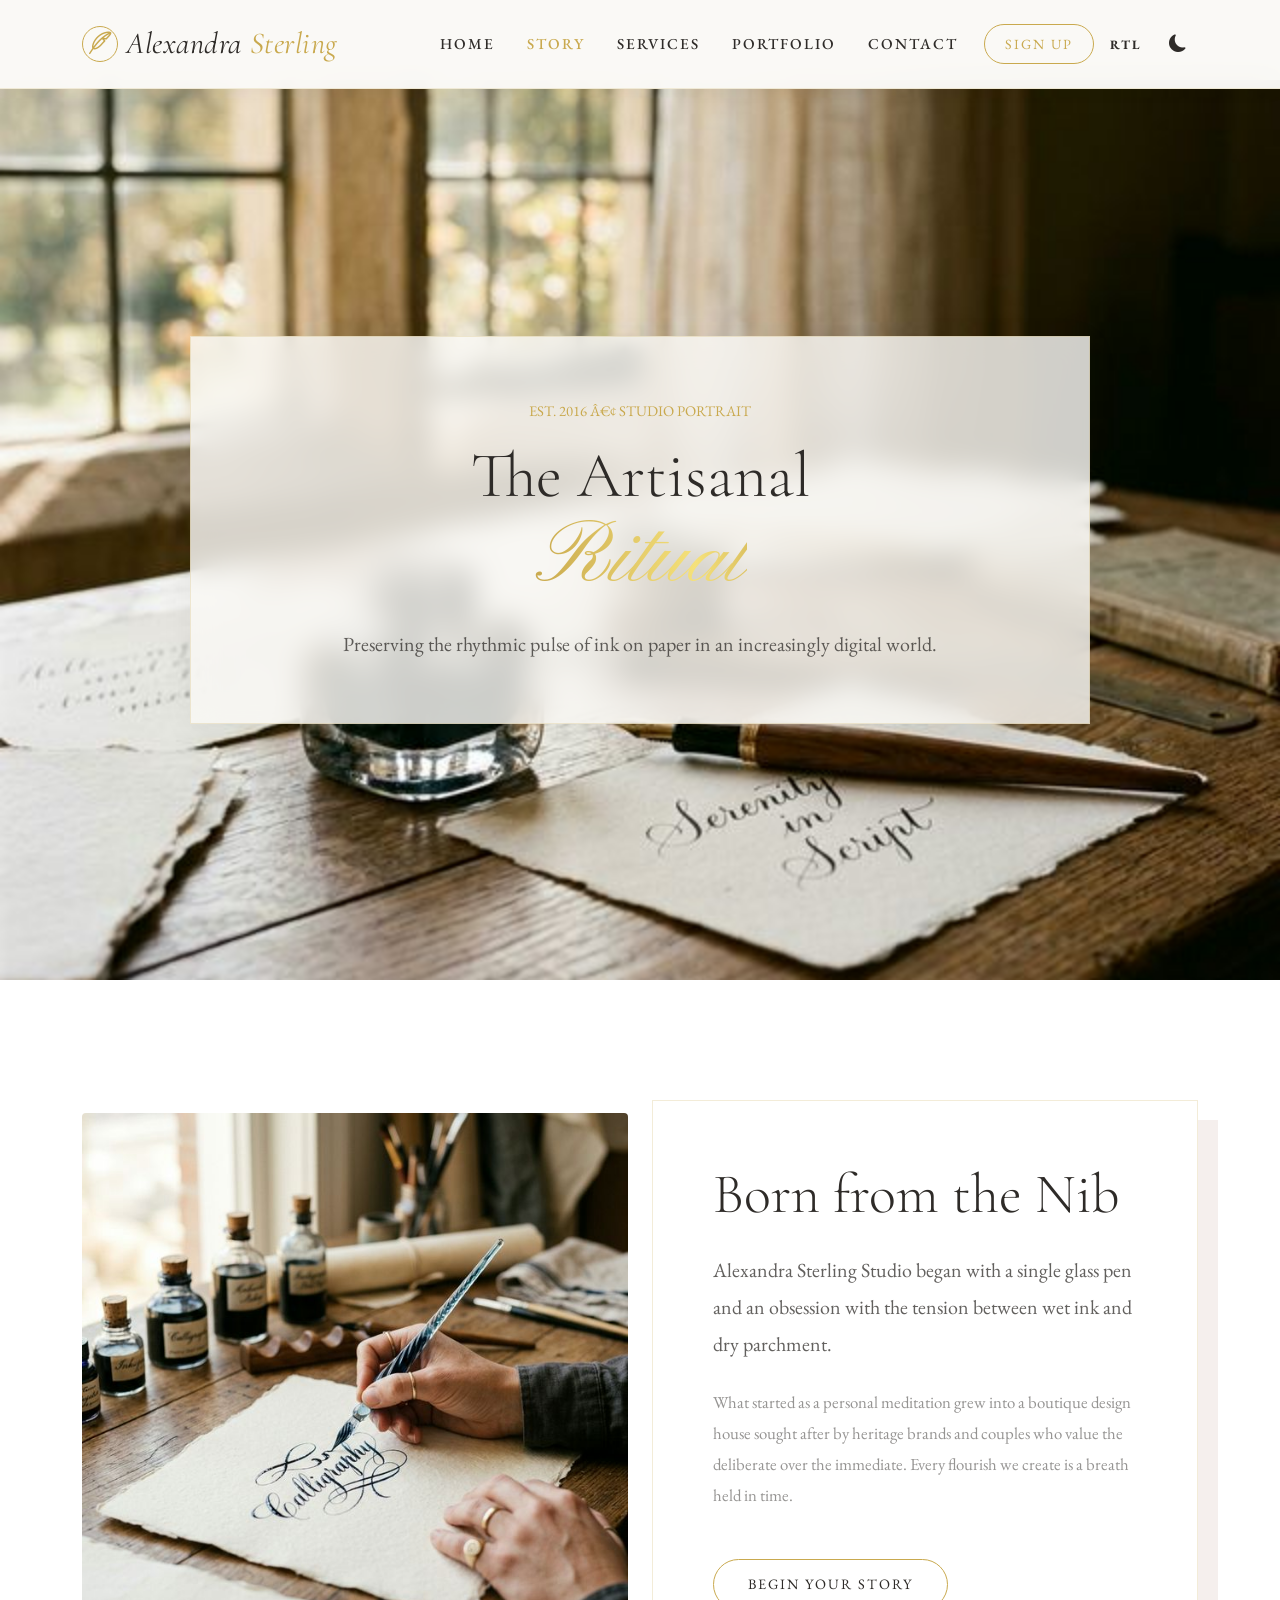
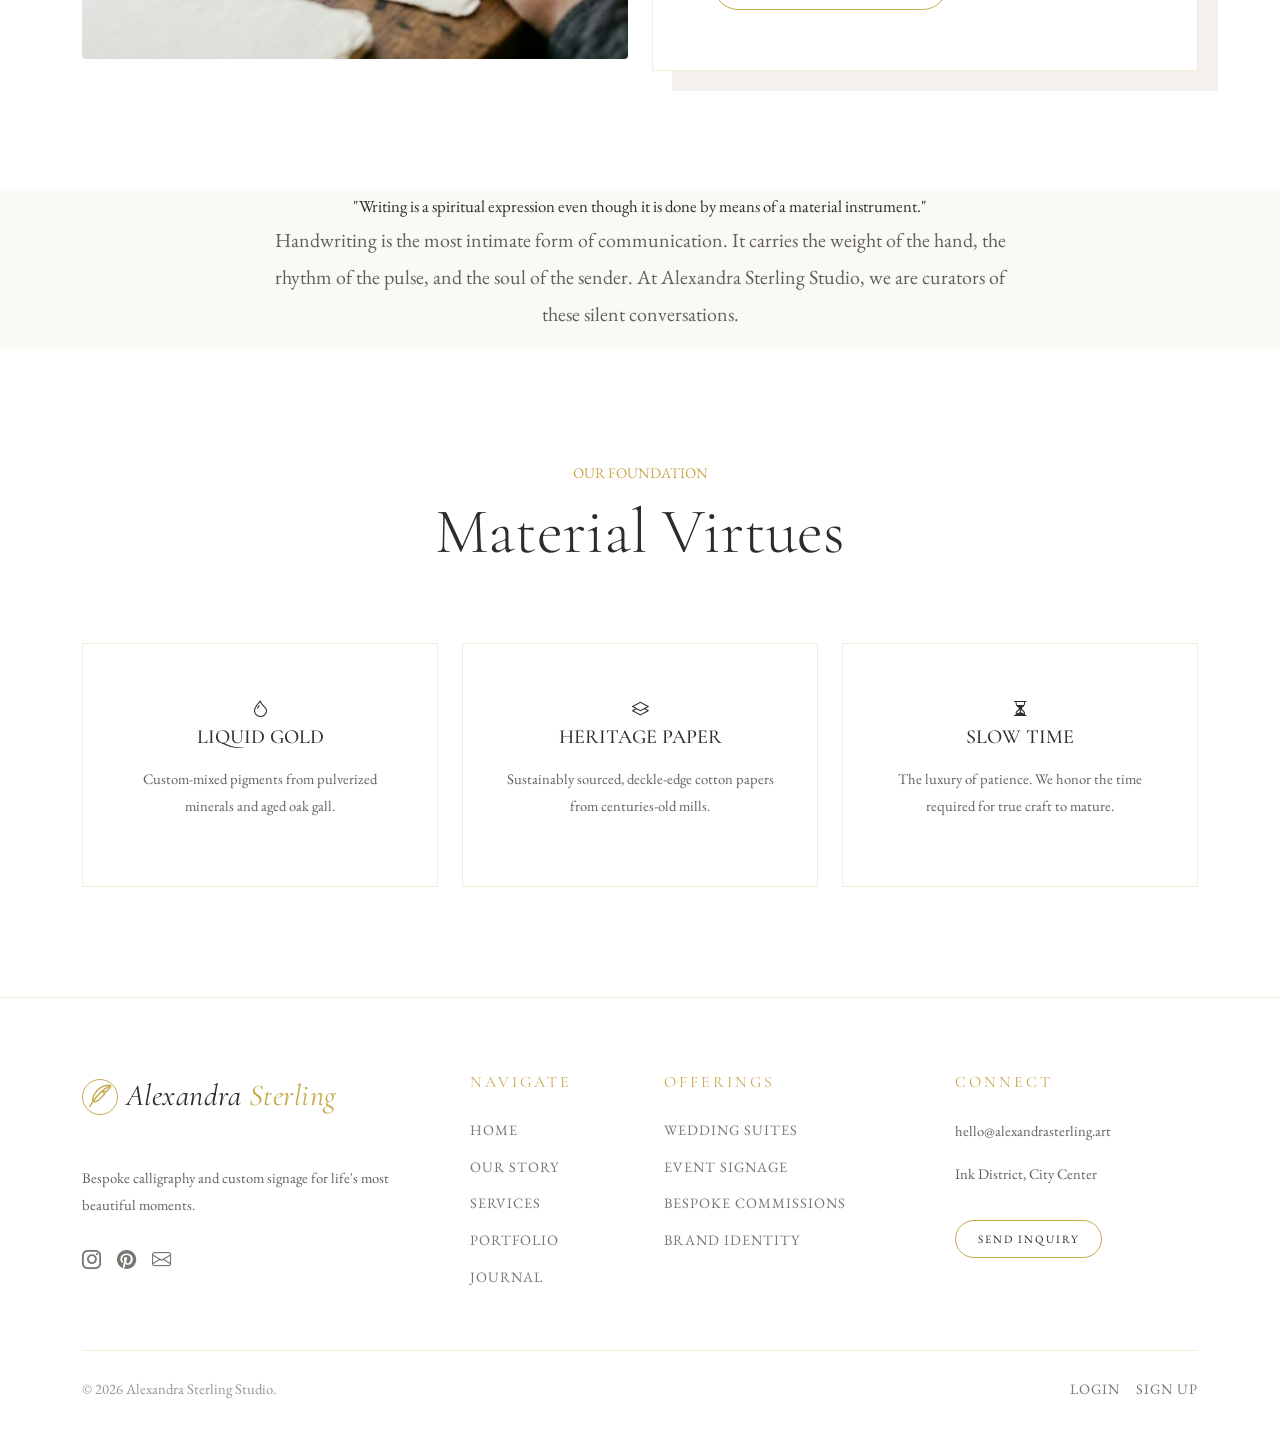
<file: about.html>
<!DOCTYPE html>
<html lang="en">

<head>
    <meta charset="UTF-8">
    <meta name="viewport" content="width=device-width, initial-scale=1.0">
    <link rel="icon" type="image/png" href="favicon.png">
    <title>Our Story | Alexandra Sterling Studio</title>

    <link href="https://cdn.jsdelivr.net/npm/bootstrap@5.3.0/dist/css/bootstrap.min.css" rel="stylesheet">
    <link rel="stylesheet" href="https://cdn.jsdelivr.net/npm/bootstrap-icons@1.11.1/font/bootstrap-icons.css">
    <link rel="stylesheet" href="assets/css/style.css">
</head>

<body>

    <!-- LOADER -->
    <div id="loader">
        <div class="loader-spinner"></div>
    </div>

    <!-- HEADER -->
    <header>
        <div class="container d-flex justify-content-between align-items-center">
            <a class="site-logo" href="index.html">
                <span class="logo-icon"><i class="bi bi-feather"></i></span>
                Alexandra <span class="logo-gold">Sterling</span>
            </a>
            <nav class="d-none d-xl-flex align-items-center gap-1">
                <div class="header-dropdown">
                    <a href="index.html" class="nav-link">Home</a>
                    <div class="header-dropdown-menu">
                        <a href="index.html">Home Style 1</a>
                        <a href="index-2.html">Home Style 2</a>
                    </div>
                </div>
                <a href="about.html" class="nav-link active">Story</a>
                <a href="services.html" class="nav-link">Services</a>
                <a href="portfolio.html" class="nav-link">Portfolio</a>
                <a href="contact.html" class="nav-link">Contact</a>

                <a href="register.html" class="btn-header-signup ms-2">Sign Up</a>

                <button class="rtl-toggle-btn btn border-0 shadow-none ms-2" style="font-size: 0.8rem; letter-spacing: 2px;">
                    <span style="font-weight:bold;">RTL</span>
                </button>

                <button id="theme-toggle" class="theme-toggle-btn ms-2"><i class="bi bi-moon-fill"></i></button>
            </nav>
            <div class="d-flex d-xl-none align-items-center gap-2">

                <button id="theme-toggle-mobile" class="theme-toggle-btn"><i class="bi bi-moon-fill"></i></button>
                <button class="btn border-0 shadow-none p-1" data-bs-toggle="offcanvas" data-bs-target="#mobileMenu"><i
                        class="bi bi-list fs-2"></i></button>
            </div>
        </div>
    </header>

    <!-- Mobile Menu -->
    <div class="offcanvas offcanvas-end" tabindex="-1" id="mobileMenu">
        <div class="offcanvas-header p-4 border-bottom">
            <h5 class="offcanvas-title opacity-50 text-uppercase ls-2" style="font-size: 0.9rem;">Menu</h5>
            <button type="button" class="btn-close" data-bs-dismiss="offcanvas"></button>
        </div>
        <div class="offcanvas-body p-4">
            <ul class="list-unstyled d-flex flex-column gap-3">
                <li class="border-bottom pb-2">
                    <a href="index.html" class="nav-link fs-5 fw-bold">Home</a>
                    <div class="ps-3 mt-2"><a href="index.html" class="nav-link small"> Home Style 1</a><a
                            href="index-2.html" class="nav-link small">Home Style 2</a></div>
                </li>
                <li><a href="about.html" class="nav-link fs-5 active">Story</a></li>
                <li><a href="services.html" class="nav-link fs-5">Services</a></li>
                <li><a href="portfolio.html" class="nav-link fs-5">Portfolio</a></li>
                <li><a href="contact.html" class="nav-link fs-5">Contact</a></li>
                <li class="mt-3"><a href="register.html" class="btn-header-signup w-100 text-center py-2">Sign Up</a>
                </li>
                <li class="mt-2">
                    <button class="rtl-toggle-btn btn-artisanal w-100 text-center py-2"
                        style="font-size: 0.8rem; letter-spacing: 2px;">
                        <span style="font-weight:bold;">RTL MODE</span>
                    </button>
                </li>
            </ul>
        </div>
    </div>

    <main>
        <!-- EDITORIAL FOLIO HERO -->
        <section class="folio-hero hero-about">
            <div class="container">
                <div class="folio-glass-box text-center">
                    <span class="text-gold text-uppercase small ls-3 mb-3 d-block">Est. 2016 â€¢ Studio Portrait</span>
                    <h1 class="folio-hero-title mb-3">The Artisanal <br><span
                            class="script-font text-gold">Ritual</span></h1>
                    <p class="lead opacity-75 mx-auto mb-0" style="max-width: 600px;">
                        Preserving the rhythmic pulse of ink on paper in an increasingly digital world.
                    </p>
                </div>
            </div>
        </section>

        <!-- OVERLAP NARRATIVE -->
        <section class="overlap-narrative bg-white reveal">
            <div class="container">
                <div class="row align-items-center">
                    <div class="col-lg-6 narrative-img-side">
                        <img src="assets/img/about-hero.png" alt="Calligraphy in action" class="img-fluid rounded-1">
                    </div>
                    <div class="col-lg-6">
                        <div class="narrative-content-card">
                            <h2 class="display-4 mb-4">Born from the Nib</h2>
                            <p class="lead opacity-75 mb-4">Alexandra Sterling Studio began with a single glass pen and
                                an obsession with the tension between wet ink and dry parchment.</p>
                            <p class="opacity-50 mb-5">
                                What started as a personal meditation grew into a boutique design house sought after by
                                heritage brands and couples who value the deliberate over the immediate. Every flourish
                                we create is a breath held in time.
                            </p>
                            <a href="contact.html" class="btn-artisanal">Begin Your Story</a>
                        </div>
                    </div>
                </div>
            </div>
        </section>

        <!-- STUDIO MANIFESTO -->
        <section class="manifesto-section reveal">
            <div class="container">
                <div class="manifesto-glass-card text-center mx-auto" style="max-width: 900px;">
                    <div class="manifesto-quote">"Writing is a spiritual expression even though it is done by means of a
                        material instrument."</div>
                    <p class="opacity-75 lead mx-auto" style="max-width: 750px;">
                        Handwriting is the most intimate form of communication. It carries the weight of the hand, the
                        rhythm of the pulse, and the soul of the sender. At Alexandra Sterling Studio, we are curators
                        of these silent conversations.
                    </p>
                </div>
            </div>
        </section>

        <!-- MATERIAL VIRTUES GRID -->
        <section class="section-padding bg-white reveal">
            <div class="container">
                <div class="text-center mb-5">
                    <span class="text-gold text-uppercase small ls-3 mb-2 d-block">Our Foundation</span>
                    <h2 class="display-3">Material Virtues</h2>
                </div>
                <div class="row g-4 pt-4">
                    <div class="col-md-4">
                        <div class="material-card">
                            <span class="material-icon"><i class="bi bi-droplet"></i></span>
                            <h4 class="h5 mb-3 text-uppercase ls-1">Liquid Gold</h4>
                            <p class="small opacity-75">Custom-mixed pigments from pulverized minerals and aged oak
                                gall.</p>
                        </div>
                    </div>
                    <div class="col-md-4">
                        <div class="material-card">
                            <span class="material-icon"><i class="bi bi-layers"></i></span>
                            <h4 class="h5 mb-3 text-uppercase ls-1">Heritage Paper</h4>
                            <p class="small opacity-75">Sustainably sourced, deckle-edge cotton papers from
                                centuries-old
                                mills.</p>
                        </div>
                    </div>
                    <div class="col-md-4">
                        <div class="material-card">
                            <span class="material-icon"><i class="bi bi-hourglass-split"></i></span>
                            <h4 class="h5 mb-3 text-uppercase ls-1">Slow Time</h4>
                            <p class="small opacity-75">The luxury of patience. We honor the time required for true
                                craft
                                to mature.</p>
                        </div>
                    </div>
                </div>
            </div>
        </section>
    </main>

    <!-- FOOTER (4-column) -->
    <footer class="site-footer">
        <div class="container">
            <div class="row g-5">
                <div class="col-lg-4">
                    <a class="site-logo mb-4 d-inline-block" href="index.html">
                        <span class="logo-icon"><i class="bi bi-feather"></i></span>
                        Alexandra <span class="logo-gold">Sterling</span>
                    </a>
                    <p class="small opacity-75 mt-3">Bespoke calligraphy and custom signage for life's most beautiful
                        moments.</p>
                    <div class="d-flex gap-3 mt-4">
                        <a href="#" class="footer-social"><i class="bi bi-instagram"></i></a>
                        <a href="#" class="footer-social"><i class="bi bi-pinterest"></i></a>
                        <a href="#" class="footer-social"><i class="bi bi-envelope"></i></a>
                    </div>
                </div>
                <div class="col-sm-4 col-lg-2">
                    <p class="footer-heading">Navigate</p>
                    <a href="index.html" class="footer-link">Home</a>
                    <a href="about.html" class="footer-link">Our Story</a>
                    <a href="services.html" class="footer-link">Services</a>
                    <a href="portfolio.html" class="footer-link">Portfolio</a>
                    <a href="blog.html" class="footer-link">Journal</a>
                </div>
                <div class="col-sm-4 col-lg-3">
                    <p class="footer-heading">Offerings</p>
                    <a href="services.html" class="footer-link">Wedding Suites</a>
                    <a href="services.html" class="footer-link">Event Signage</a>
                    <a href="services.html" class="footer-link">Bespoke Commissions</a>
                    <a href="services.html" class="footer-link">Brand Identity</a>
                </div>
                <div class="col-sm-4 col-lg-3">
                    <p class="footer-heading">Connect</p>
                    <p class="small opacity-75">hello@alexandrasterling.art</p>
                    <p class="small opacity-75">Ink District, City Center</p>
                    <a href="contact.html" class="btn-artisanal mt-3" style="padding: 8px 22px; font-size: 0.7rem;">Send
                        Inquiry</a>
                </div>
            </div>
            <div class="footer-bottom d-flex flex-wrap justify-content-between align-items-center gap-3">
                <p class="small opacity-50 mb-0">&copy; 2026 Alexandra Sterling Studio.</p>
                <div class="d-flex gap-3"><a href="login.html" class="footer-link mb-0">Login</a><a href="register.html"
                        class="footer-link mb-0">Sign Up</a></div>
            </div>
        </div>
    </footer>
    <div class="back-to-top" id="backToTop"><i class="bi bi-arrow-up"></i></div>
    <script src="https://cdn.jsdelivr.net/npm/bootstrap@5.3.0/dist/js/bootstrap.bundle.min.js"></script>
    <script src="assets/js/main.js"></script>
</body>

</html>
</file>
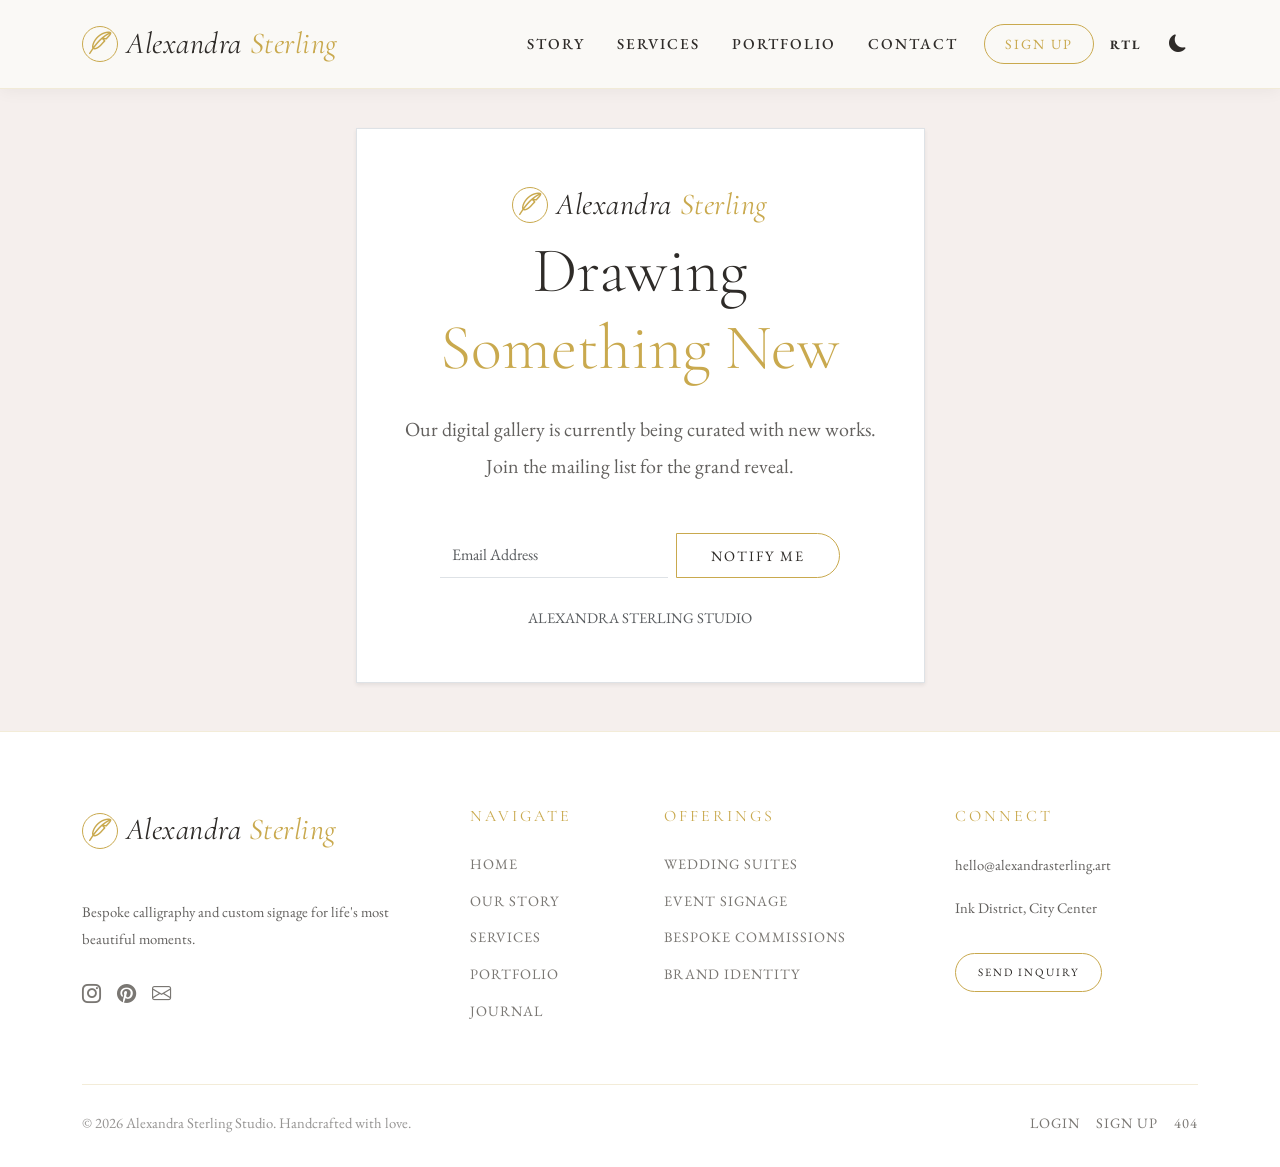
<file: coming-soon.html>
<!DOCTYPE html>
<html lang="en">

<head>
    <meta charset="UTF-8">
    <meta name="viewport" content="width=device-width, initial-scale=1.0">
    <link rel="icon" type="image/png" href="favicon.png">
    <title>Preparing the Paper | Coming Soon</title>
    <link href="https://cdn.jsdelivr.net/npm/bootstrap@5.3.0/dist/css/bootstrap.min.css" rel="stylesheet">
    <link rel="stylesheet" href="https://cdn.jsdelivr.net/npm/bootstrap-icons@1.11.1/font/bootstrap-icons.css">
    <link rel="stylesheet" href="assets/css/style.css">
</head>

<body class="d-flex flex-column" style="min-height: 100vh;">

    <!-- LOADER -->
    <div id="loader">
        <div class="loader-spinner"></div>
    </div>

    <!-- HEADER -->
    <header>
        <div class="container d-flex justify-content-between align-items-center">
            <a class="site-logo" href="index.html">
                <span class="logo-icon"><i class="bi bi-feather"></i></span>
                Alexandra <span class="logo-gold">Sterling</span>
            </a>

            <!-- Desktop Nav -->
            <nav class="d-none d-xl-flex align-items-center gap-1">
                <a href="about.html" class="nav-link">Story</a>
                <a href="services.html" class="nav-link">Services</a>
                <a href="portfolio.html" class="nav-link">Portfolio</a>
                <a href="contact.html" class="nav-link">Contact</a>
                <a href="register.html" class="btn-header-signup ms-2">Sign Up</a>

                <button class="rtl-toggle-btn btn border-0 shadow-none ms-2"
                    style="font-size: 0.8rem; letter-spacing: 2px;">
                    <span style="font-weight:bold;">RTL</span>
                </button>

                <button id="theme-toggle" class="theme-toggle-btn ms-2"><i class="bi bi-moon-fill"></i></button>
            </nav>

            <div class="d-flex d-xl-none align-items-center gap-2">
                <button class="rtl-toggle-btn btn border-0 shadow-none" style="font-size: 0.7rem; letter-spacing: 2px;">
                    <span style="font-weight:bold;">RTL</span>
                </button>
                <button id="theme-toggle-mobile" class="theme-toggle-btn"><i class="bi bi-moon-fill"></i></button>
            </div>
        </div>
    </header>

    <!-- MAIN -->
    <main class="flex-grow-1 d-flex align-items-center justify-content-center text-center py-5 bg-blush"
        style="margin-top: 80px;">
        <div class="reveal active p-5 bg-white border shadow-sm mx-3">
            <a class="site-logo" href="index.html">
                <span class="logo-icon"><i class="bi bi-feather"></i></span>
                Alexandra <span class="logo-gold">Sterling</span>
            </a>
            <h1 class="display-3 mb-4">Drawing <br><span class="text-gold">Something New</span></h1>
            <p class="lead opacity-75 mb-5">Our digital gallery is currently being curated with new works. <br>Join the
                mailing list for the grand reveal.</p>
            <div class="input-group mb-4 mx-auto" style="max-width: 400px;">
                <input type="email" class="form-control border-0 border-bottom rounded-0" placeholder="Email Address">
                <button class="btn btn-artisanal ms-2">Notify Me</button>
            </div>
            <a href="index.html" class="small text-uppercase tracking-widest text-muted">Alexandra Sterling Studio</a>
        </div>
    </main>

    <!-- FOOTER (4-column) -->
    <footer class="site-footer">
        <div class="container">
            <div class="row g-5">
                <!-- Col 1: Logo + about -->
                <div class="col-lg-4 footer-logo-col">
                    <a class="site-logo mb-4 d-inline-block" href="index.html">
                        <span class="logo-icon"><i class="bi bi-feather"></i></span>
                        Alexandra <span class="logo-gold">Sterling</span>
                    </a>
                    <p class="small opacity-75 mt-3">Bespoke calligraphy and custom signage for life's most beautiful
                        moments.</p>
                    <div class="d-flex gap-3 mt-4">
                        <a href="#" class="footer-social"><i class="bi bi-instagram"></i></a>
                        <a href="#" class="footer-social"><i class="bi bi-pinterest"></i></a>
                        <a href="#" class="footer-social"><i class="bi bi-envelope"></i></a>
                    </div>
                </div>
                <!-- Col 2: Navigation -->
                <div class="col-sm-4 col-lg-2">
                    <p class="footer-heading">Navigate</p>
                    <a href="index.html" class="footer-link">Home</a>
                    <a href="about.html" class="footer-link">Our Story</a>
                    <a href="services.html" class="footer-link">Services</a>
                    <a href="portfolio.html" class="footer-link">Portfolio</a>
                    <a href="blog.html" class="footer-link">Journal</a>
                </div>
                <!-- Col 3: Services -->
                <div class="col-sm-4 col-lg-3">
                    <p class="footer-heading">Offerings</p>
                    <a href="services.html" class="footer-link">Wedding Suites</a>
                    <a href="services.html" class="footer-link">Event Signage</a>
                    <a href="services.html" class="footer-link">Bespoke Commissions</a>
                    <a href="services.html" class="footer-link">Brand Identity</a>
                </div>
                <!-- Col 4: Contact -->
                <div class="col-sm-4 col-lg-3">
                    <p class="footer-heading">Connect</p>
                    <p class="small opacity-75">hello@alexandrasterling.art</p>
                    <p class="small opacity-75">Ink District, City Center</p>
                    <a href="contact.html" class="btn-artisanal mt-3" style="padding: 8px 22px; font-size: 0.7rem;">Send
                        Inquiry</a>
                </div>
            </div>
            <div class="footer-bottom d-flex flex-wrap justify-content-between align-items-center gap-3">
                <p class="small opacity-50 mb-0">&copy; 2026 Alexandra Sterling Studio. Handcrafted with love.</p>
                <div class="d-flex gap-3">
                    <a href="login.html" class="footer-link mb-0">Login</a>
                    <a href="register.html" class="footer-link mb-0">Sign Up</a>
                    <a href="404.html" class="footer-link mb-0">404</a>
                </div>
            </div>
        </div>
    </footer>

    <script src="https://cdn.jsdelivr.net/npm/bootstrap@5.3.0/dist/js/bootstrap.bundle.min.js"></script>
    <script src="assets/js/main.js"></script>
</body>

</html>
</file>
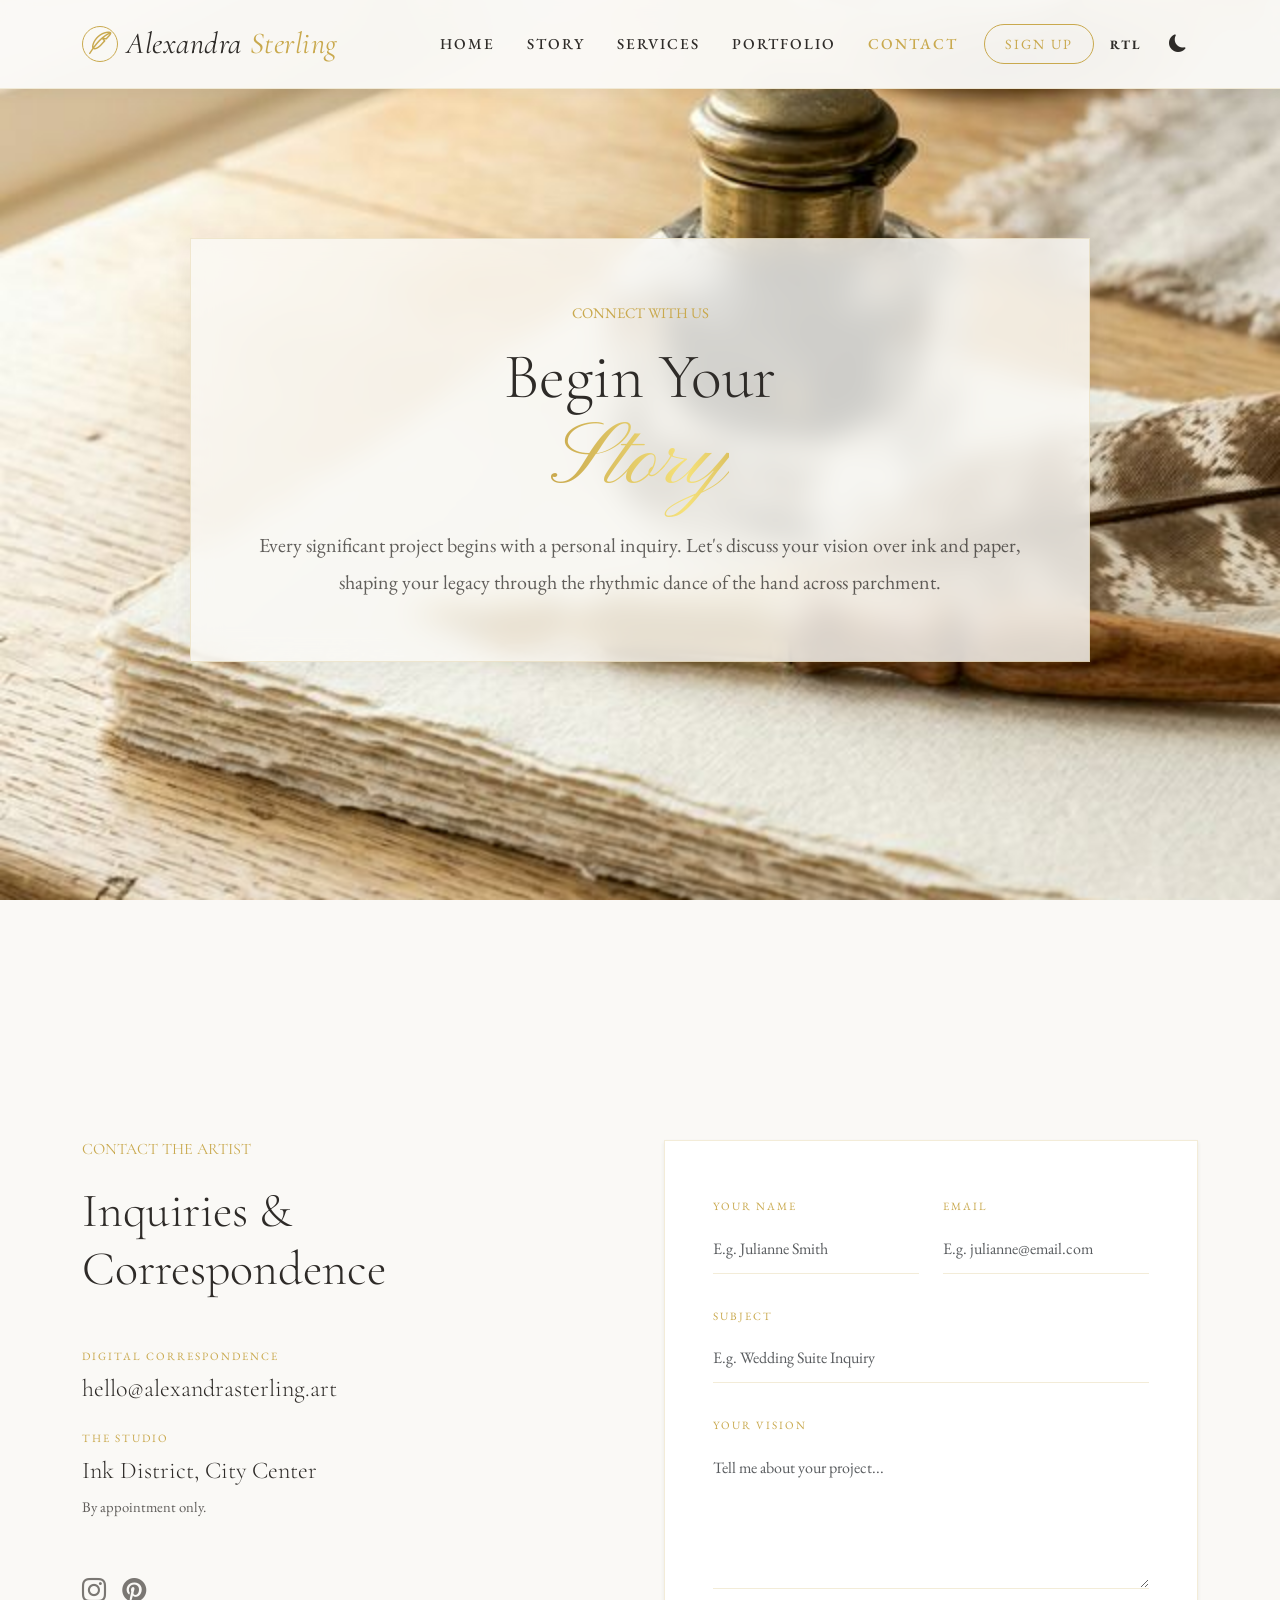
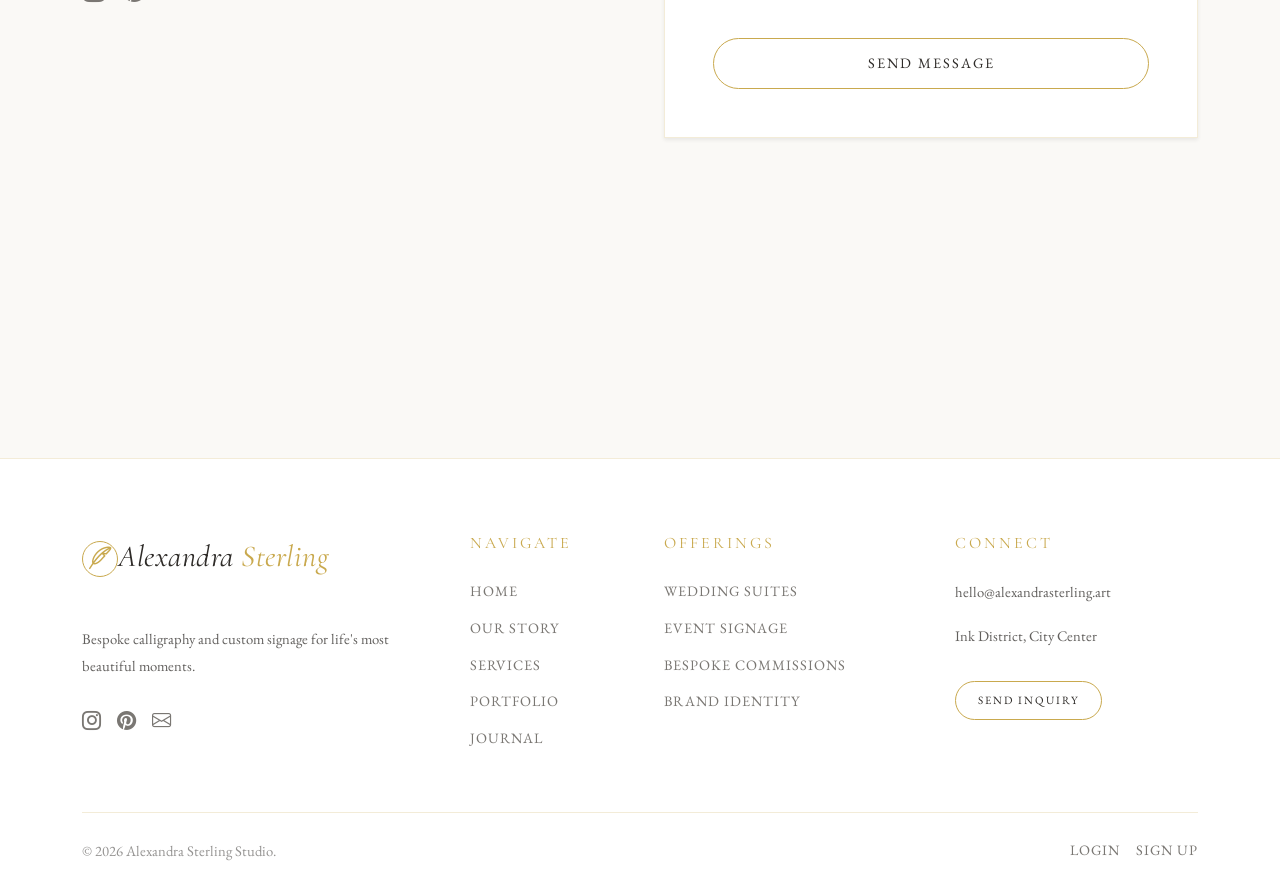
<file: contact.html>
<!DOCTYPE html>
<html lang="en">

<head>
    <meta charset="UTF-8">
    <meta name="viewport" content="width=device-width, initial-scale=1.0">
    <link rel="icon" type="image/png" href="favicon.png">
    <title>Contact | Alexandra Sterling Studio</title>

    <link href="https://cdn.jsdelivr.net/npm/bootstrap@5.3.0/dist/css/bootstrap.min.css" rel="stylesheet">
    <link rel="stylesheet" href="https://cdn.jsdelivr.net/npm/bootstrap-icons@1.11.1/font/bootstrap-icons.css">
    <link rel="stylesheet" href="assets/css/style.css">
    <style>
        .form-control {
            border: none;
            border-bottom: 1px solid var(--border-soft);
            border-radius: 0;
            padding: 12px 0;
            margin-bottom: 25px;
            background: transparent;
            font-weight: 300;
        }

        .form-control:focus {
            box-shadow: none;
            border-color: var(--accent-gold);
            background: transparent;
        }

        .form-label {
            font-size: 0.7rem;
            text-transform: uppercase;
            letter-spacing: 2px;
            color: var(--accent-gold);
        }
    </style>
</head>

<body>

    <div id="loader">
        <div class="loader-spinner"></div>
    </div>

    <header>
        <div class="container d-flex justify-content-between align-items-center">
            <a class="site-logo" href="index.html"><span class="logo-icon"><i class="bi bi-feather"></i></span>Alexandra
                <span class="logo-gold">Sterling</span></a>
            <nav class="d-none d-xl-flex align-items-center gap-1">
                <div class="header-dropdown">
                    <a href="index.html" class="nav-link">Home</a>
                    <div class="header-dropdown-menu"><a href="index.html">Home Style 1</a><a href="index-2.html">Home
                            Style 2</a></div>
                </div>
                <a href="about.html" class="nav-link">Story</a>
                <a href="services.html" class="nav-link">Services</a>
                <a href="portfolio.html" class="nav-link">Portfolio</a>
                <a href="contact.html" class="nav-link active">Contact</a>

                <a href="register.html" class="btn-header-signup ms-2">Sign Up</a>

                <button class="rtl-toggle-btn btn border-0 shadow-none ms-2" style="font-size: 0.8rem; letter-spacing: 2px;">
                    <span style="font-weight:bold;">RTL</span>
                </button>

                <button id="theme-toggle" class="theme-toggle-btn ms-2"><i class="bi bi-moon-fill"></i></button>
            </nav>
            <div class="d-flex d-xl-none align-items-center gap-2">

                <button id="theme-toggle-mobile" class="theme-toggle-btn"><i class="bi bi-moon-fill"></i></button>
                <button class="btn border-0 shadow-none p-1" data-bs-toggle="offcanvas" data-bs-target="#mobileMenu"><i
                        class="bi bi-list fs-2"></i></button>
            </div>
        </div>
    </header>

    <div class="offcanvas offcanvas-end" tabindex="-1" id="mobileMenu">
        <div class="offcanvas-header p-4 border-bottom">
            <h5 class="offcanvas-title opacity-50 text-uppercase ls-2" style="font-size: 0.9rem;">Menu</h5>
            <button type="button" class="btn-close" data-bs-dismiss="offcanvas"></button>
        </div>
        <div class="offcanvas-body p-4">
            <ul class="list-unstyled d-flex flex-column gap-3">
                <li class="border-bottom pb-2"><a href="index.html" class="nav-link fs-5 fw-bold">Home</a>
                    <div class="ps-3 mt-2"><a href="index.html" class="nav-link small"> Home Style 1</a><a
                            href="index-2.html" class="nav-link small">Home Style 2</a></div>
                </li>
                <li><a href="about.html" class="nav-link fs-5">Story</a></li>
                <li><a href="services.html" class="nav-link fs-5">Services</a></li>
                <li><a href="portfolio.html" class="nav-link fs-5">Portfolio</a></li>
                <li><a href="contact.html" class="nav-link fs-5 active">Contact</a></li>
                <li class="mt-3"><a href="register.html" class="btn-header-signup w-100 text-center py-2">Sign Up</a></li>
                <li class="mt-2">
                    <button class="rtl-toggle-btn btn-artisanal w-100 text-center py-2"
                        style="font-size: 0.8rem; letter-spacing: 2px;">
                        <span style="font-weight:bold;">RTL MODE</span>
                    </button>
                </li>
            </ul>
        </div>
    </div>

    <!-- HERO SECTION -->
    <section class="folio-hero hero-contact">
        <div class="container">
            <div class="folio-glass-box text-center">
                <span class="text-gold text-uppercase small ls-3 mb-3 d-block">Connect with Us</span>
                <h1 class="folio-hero-title mb-3">Begin Your <br><span class="script-font text-gold">Story</span></h1>
                <p class="lead opacity-75 mx-auto mb-0" style="max-width: 800px;">
                    Every significant project begins with a personal inquiry. Let's discuss your vision over ink and
                    paper,
                    shaping your legacy through the rhythmic dance of the hand across parchment.
                </p>
            </div>
        </div>
    </section>

    <main>
        <section class="section-padding-lg bg-glass-white reveal">
            <div class="container">
                <div class="row g-5">
                    <div class="col-lg-5">
                        <h6 class="text-gold text-uppercase ls-3 mb-4">Contact the Artist</h6>
                        <h1 class="display-5 mb-5">Inquiries & Correspondence</h1>

                        <div class="mb-4">
                            <span class="form-label d-block mb-2">Digital Correspondence</span>
                            <h4 class="fw-light">hello@alexandrasterling.art</h4>
                        </div>
                        <div class="mb-5">
                            <span class="form-label d-block mb-2">The Studio</span>
                            <h4 class="fw-light">Ink District, City Center</h4>
                            <p class="small opacity-75 mt-2">By appointment only.</p>
                        </div>



                        <div class="d-flex gap-3 mt-5">
                            <a href="#" class="footer-social fs-4"><i class="bi bi-instagram"></i></a>
                            <a href="#" class="footer-social fs-4"><i class="bi bi-pinterest"></i></a>
                        </div>
                    </div>
                    <div class="col-lg-6 offset-lg-1">
                        <div class="bg-white border p-5 shadow-sm" style="border-color: var(--border-soft) !important;">
                            <form>
                                <div class="row">
                                    <div class="col-md-6"><label class="form-label">Your Name</label><input type="text"
                                            class="form-control" placeholder="E.g. Julianne Smith"></div>
                                    <div class="col-md-6"><label class="form-label">Email</label><input type="email"
                                            class="form-control" placeholder="E.g. julianne@email.com"></div>
                                </div>
                                <label class="form-label">Subject</label>
                                <input type="text" class="form-control" placeholder="E.g. Wedding Suite Inquiry">
                                <label class="form-label">Your Vision</label>
                                <textarea class="form-control" rows="5"
                                    placeholder="Tell me about your project..."></textarea>
                                <button type="submit" class="btn-artisanal w-100 mt-4">Send Message</button>
                            </form>
                        </div>
                    </div>
                </div>
            </div>
        </section>
        <!-- STYLIZED MAP -->
        <div class="map-container">
            <iframe
                src="https://www.google.com/maps/embed?pb=!1m18!1m12!1m3!1d193595.2528082187!2d-74.11976373946229!3d40.69766374874431!2m3!1f0!2f0!3f0!3m2!1i1024!2i768!4f13.1!3m3!1m2!1s0x89c24fa5d33f083b%3A0xc80b8f06e177fe62!2sNew%20York%2C%20NY%2C%20USA!5e0!3m2!1sen!2sin!4v1700000000000!5m2!1sen!2sin"
                width="100%" height="100%" style="border:0;" allowfullscreen="" loading="lazy">
            </iframe>
        </div>
    </main>

    <footer class="site-footer">
        <div class="container">
            <div class="row g-5">
                <div class="col-lg-4"><a class="site-logo mb-4 d-inline-block" href="index.html">
                        <span class="logo-icon"><i class="bi bi-feather"></i></span>Alexandra
                        <span class="logo-gold">Sterling</span>
                    </a>
                    <p class="small opacity-75 mt-3">Bespoke calligraphy and custom signage for life's most beautiful
                        moments.</p>
                    <div class="d-flex gap-3 mt-4"><a href="#" class="footer-social"><i
                                class="bi bi-instagram"></i></a><a href="#" class="footer-social"><i
                                class="bi bi-pinterest"></i></a><a href="#" class="footer-social"><i
                                class="bi bi-envelope"></i></a></div>
                </div>
                <div class="col-sm-4 col-lg-2">
                    <p class="footer-heading">Navigate</p><a href="index.html" class="footer-link">Home</a><a
                        href="about.html" class="footer-link">Our Story</a><a href="services.html"
                        class="footer-link">Services</a><a href="portfolio.html" class="footer-link">Portfolio</a><a
                        href="blog.html" class="footer-link">Journal</a>
                </div>
                <div class="col-sm-4 col-lg-3">
                    <p class="footer-heading">Offerings</p><a href="services.html" class="footer-link">Wedding
                        Suites</a><a href="services.html" class="footer-link">Event Signage</a><a href="services.html"
                        class="footer-link">Bespoke Commissions</a><a href="services.html" class="footer-link">Brand
                        Identity</a>
                </div>
                <div class="col-sm-4 col-lg-3">
                    <p class="footer-heading">Connect</p>
                    <p class="small opacity-75">hello@alexandrasterling.art</p>
                    <p class="small opacity-75">Ink District, City Center</p><a href="contact.html"
                        class="btn-artisanal mt-3" style="padding: 8px 22px; font-size: 0.7rem;">Send Inquiry</a>
                </div>
            </div>
            <div class="footer-bottom d-flex flex-wrap justify-content-between align-items-center gap-3">
                <p class="small opacity-50 mb-0">&copy; 2026 Alexandra Sterling Studio.</p>
                <div class="d-flex gap-3"><a href="login.html" class="footer-link mb-0">Login</a><a href="register.html"
                        class="footer-link mb-0">Sign Up</a></div>
            </div>
        </div>
    </footer>
    <div class="back-to-top" id="backToTop"><i class="bi bi-arrow-up"></i></div>
    <script src="https://cdn.jsdelivr.net/npm/bootstrap@5.3.0/dist/js/bootstrap.bundle.min.js"></script>
    <script src="assets/js/main.js"></script>
</body>

</html>
</file>
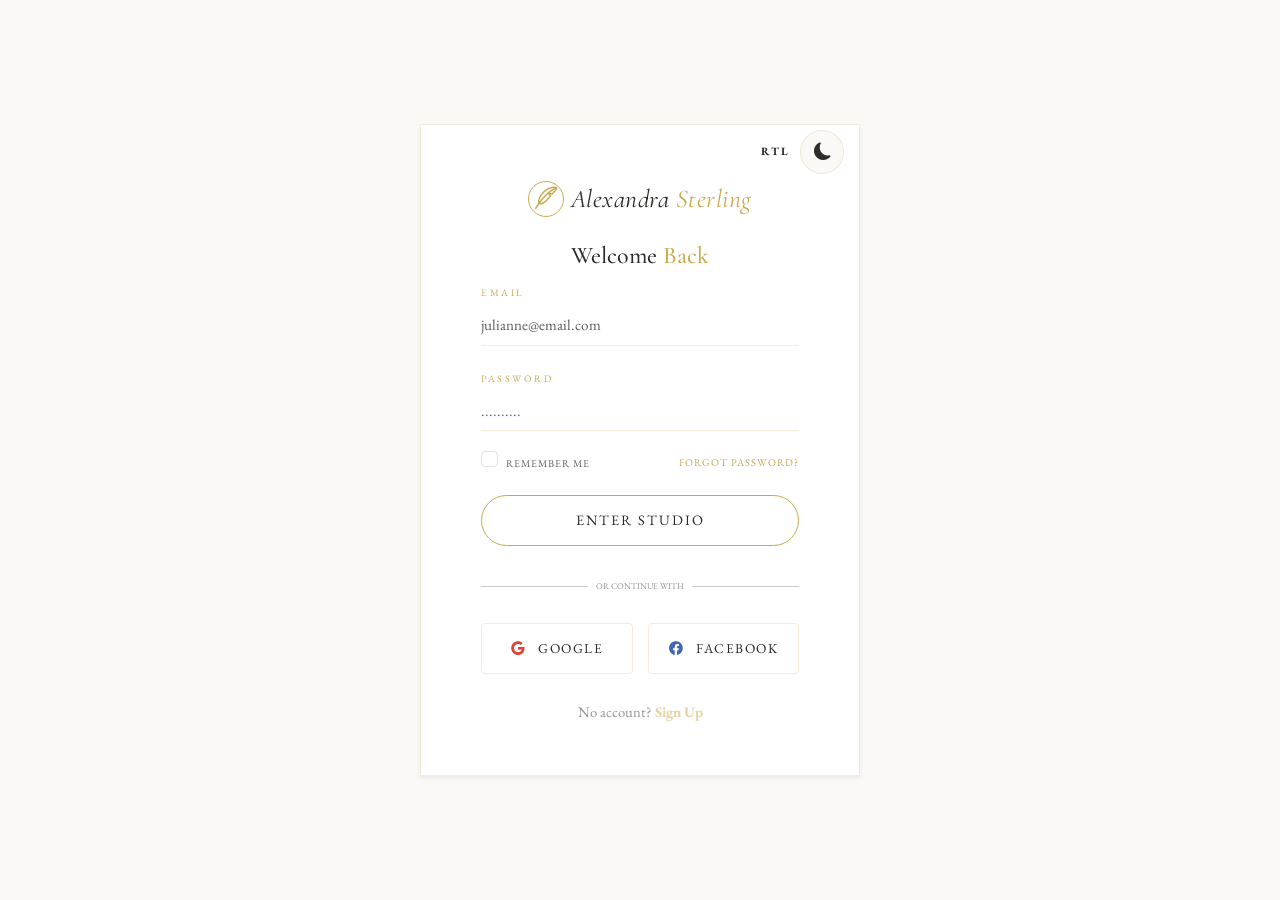
<file: login.html>
<!DOCTYPE html>
<html lang="en">

<head>
    <meta charset="UTF-8">
    <meta name="viewport" content="width=device-width, initial-scale=1.0">
    <link rel="icon" type="image/png" href="favicon.png">
    <title>Enter the Studio | Login</title>
    <link href="https://cdn.jsdelivr.net/npm/bootstrap@5.3.0/dist/css/bootstrap.min.css" rel="stylesheet">
    <link rel="stylesheet" href="https://cdn.jsdelivr.net/npm/bootstrap-icons@1.11.1/font/bootstrap-icons.css">
    <link rel="stylesheet" href="assets/css/style.css">
    <style>
        html,
        body {
            height: 100%;
            overflow: hidden;
        }

        .auth-wrap {
            height: 100vh;
            display: flex;
            align-items: center;
            justify-content: center;
            padding: 10px;
            margin: 0;
        }

        .auth-card {
            background: white;
            border: 1px solid var(--border-soft);
            padding: 40px 25px;
            max-width: 420px;
            width: 100%;
            position: relative;
        }

        @media (min-width: 768px) {
            .auth-card {
                max-width: 520px;
                padding: 50px 60px;
            }
        }

        .form-control {
            border: none;
            border-bottom: 1px solid var(--border-soft);
            border-radius: 0;
            padding: 8px 0;
            margin-bottom: 15px;
            background: transparent;
            font-size: 0.95rem;
        }

        .form-control:focus {
            box-shadow: none;
            border-color: var(--accent-gold);
            background: transparent;
        }

        .form-label {
            font-size: 0.62rem;
            text-transform: uppercase;
            letter-spacing: 2.5px;
            color: var(--accent-gold);
            margin-bottom: 3px;
        }
    </style>
</head>

<body class="auth-viewport-lock">

    <!-- MAIN AUTH CONTENT -->
    <div class="auth-wrap">
        <div class="auth-card shadow-sm text-center reveal active">
            <!-- THEME/RTL TOGGLES (Inside Box) -->
            <div class="auth-nav d-flex justify-content-end gap-2 mb-2" style="margin-top: -20px; margin-right: -10px;">
                <button class="rtl-toggle-btn" style="font-size: 0.7rem; letter-spacing: 2px;">
                    <span style="font-weight:bold;">RTL</span>
                </button>
                <button id="theme-toggle" class="theme-toggle-btn"><i class="bi bi-moon-fill"></i></button>
            </div>

            <a class="site-logo auth-card-logo" href="index.html">
                <span class="logo-icon"><i class="bi bi-feather"></i></span>
                Alexandra <span class="logo-gold">Sterling</span>
            </a>

            <h2 class="h4 mb-1">Welcome <span class="text-gold">Back</span></h2>


            <form>
                <div class="text-start mb-1">
                    <label class="form-label">Email</label>
                    <input type="email" class="form-control" placeholder="julianne@email.com">
                </div>
                <div class="text-start mb-2">
                    <label class="form-label">Password</label>
                    <input type="password" class="form-control" placeholder="..........">
                </div>

                <div class="d-flex justify-content-between align-items-center mb-3">
                    <div class="form-check">
                        <input class="form-check-input" type="checkbox" id="rememberMe">
                        <label class="form-check-label small opacity-75" for="rememberMe"
                            style="font-size: 0.65rem; text-transform: uppercase; letter-spacing: 1px;">Remember
                            Me</label>
                    </div>
                    <a href="#" class="text-gold small"
                        style="font-size: 0.65rem; text-transform: uppercase; letter-spacing: 1px; text-decoration: none;">Forgot
                        Password?</a>
                </div>

                <button type="submit" class="btn-artisanal w-100 mb-4">Enter Studio</button>

                <div class="d-flex align-items-center mb-3">
                    <hr class="flex-grow-1 opacity-25">
                    <span class="mx-2 small opacity-50 text-uppercase ls-1" style="font-size: 0.55rem;">Or continue
                        with</span>
                    <hr class="flex-grow-1 opacity-25">
                </div>

                <div class="social-auth-grid mb-4">
                    <button type="button" class="btn-social">
                        <i class="bi bi-google"></i> Google
                    </button>
                    <button type="button" class="btn-social">
                        <i class="bi bi-facebook"></i> Facebook
                    </button>
                </div>

                <p class="small opacity-50 mb-0 ">No account? <a href="register.html" class="text-gold fw-bold">Sign
                        Up</a></p>
            </form>
        </div>
    </div>

    <script src="https://cdn.jsdelivr.net/npm/bootstrap@5.3.0/dist/js/bootstrap.bundle.min.js"></script>
    <script src="assets/js/main.js"></script>
</body>

</html>
</file>
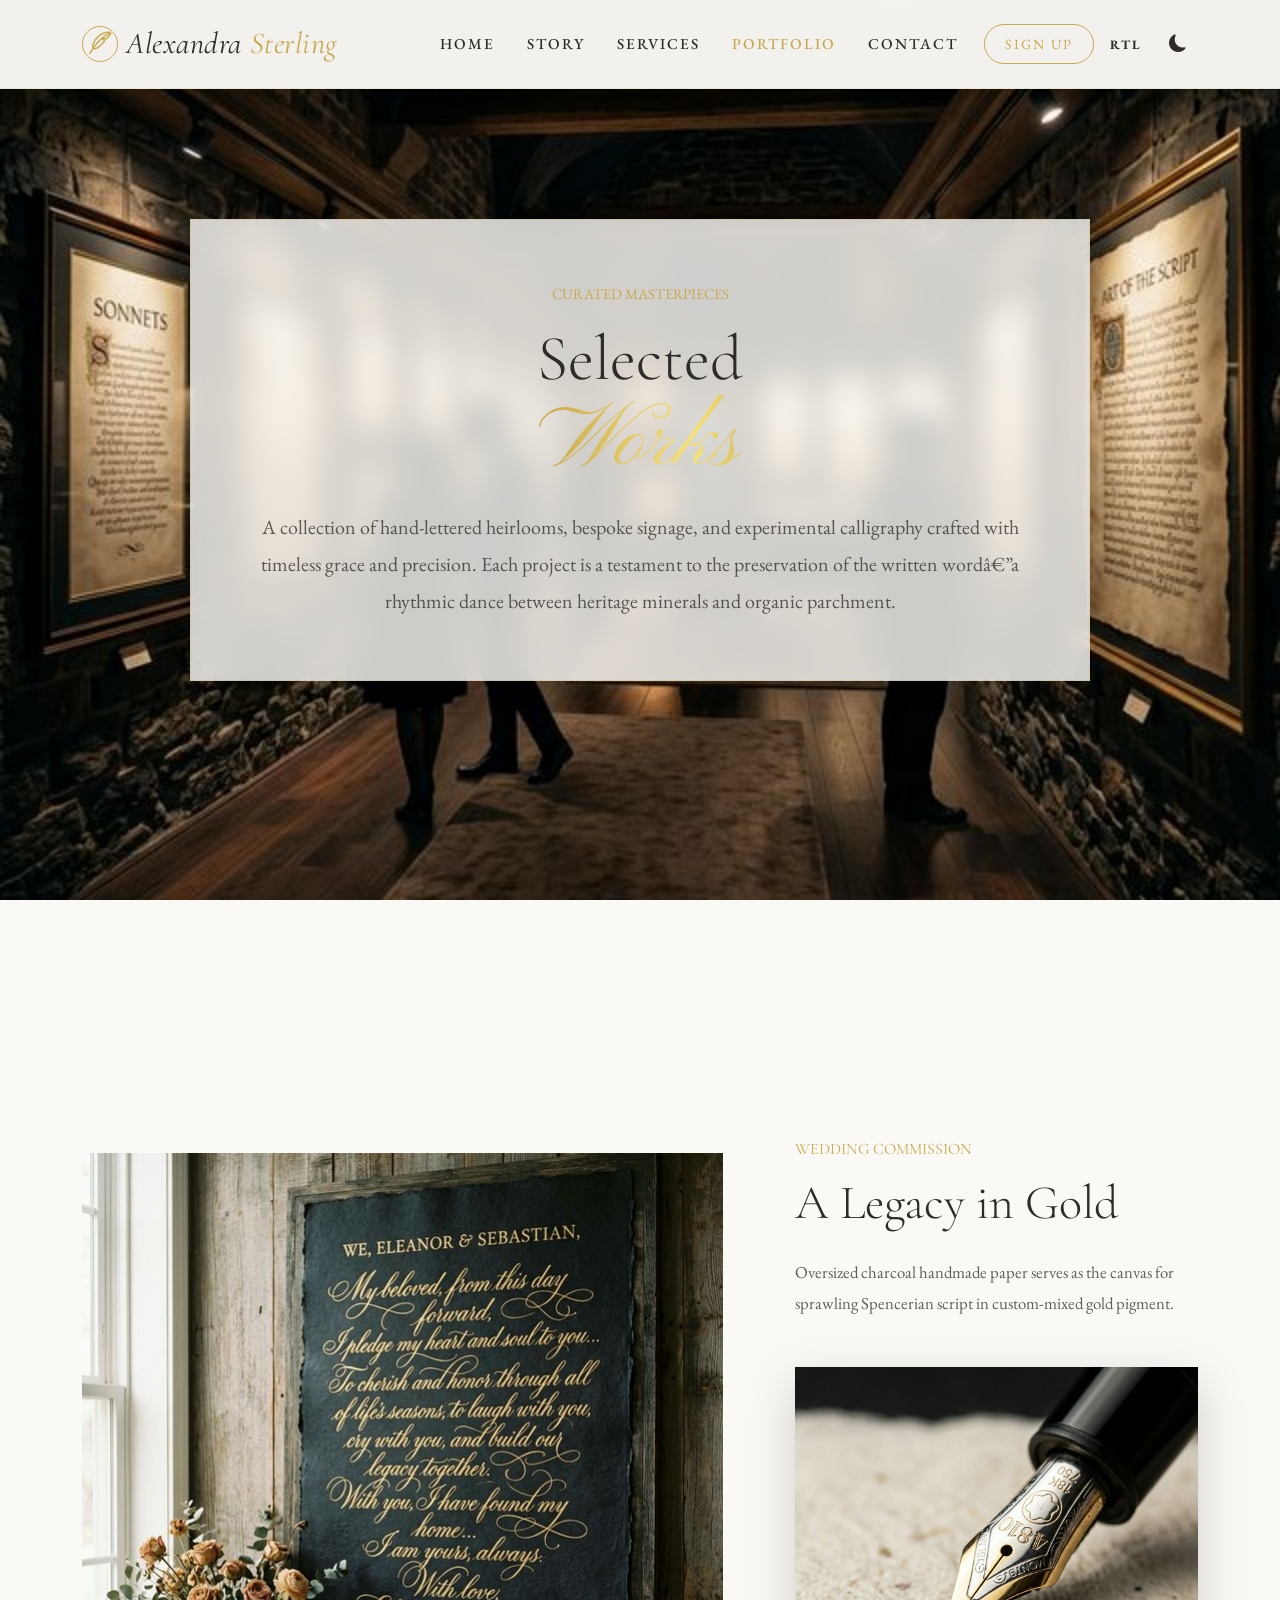
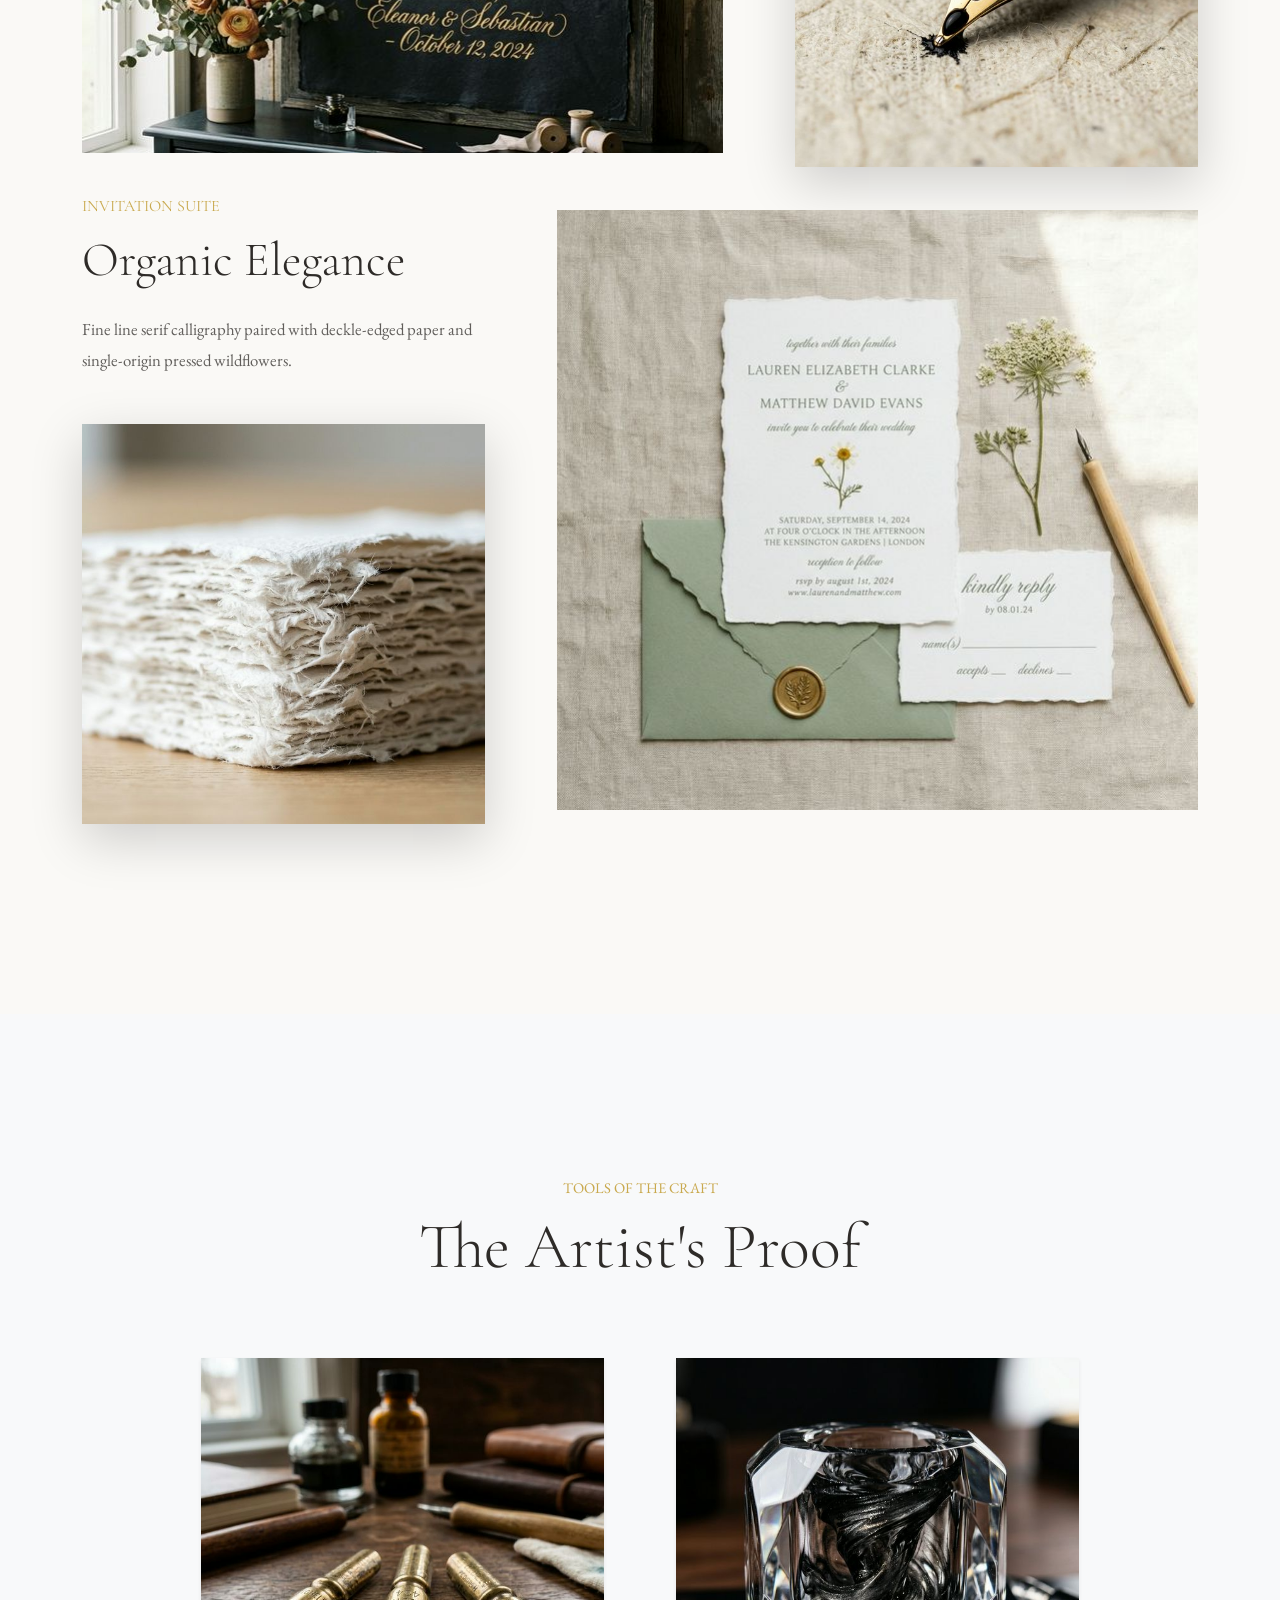
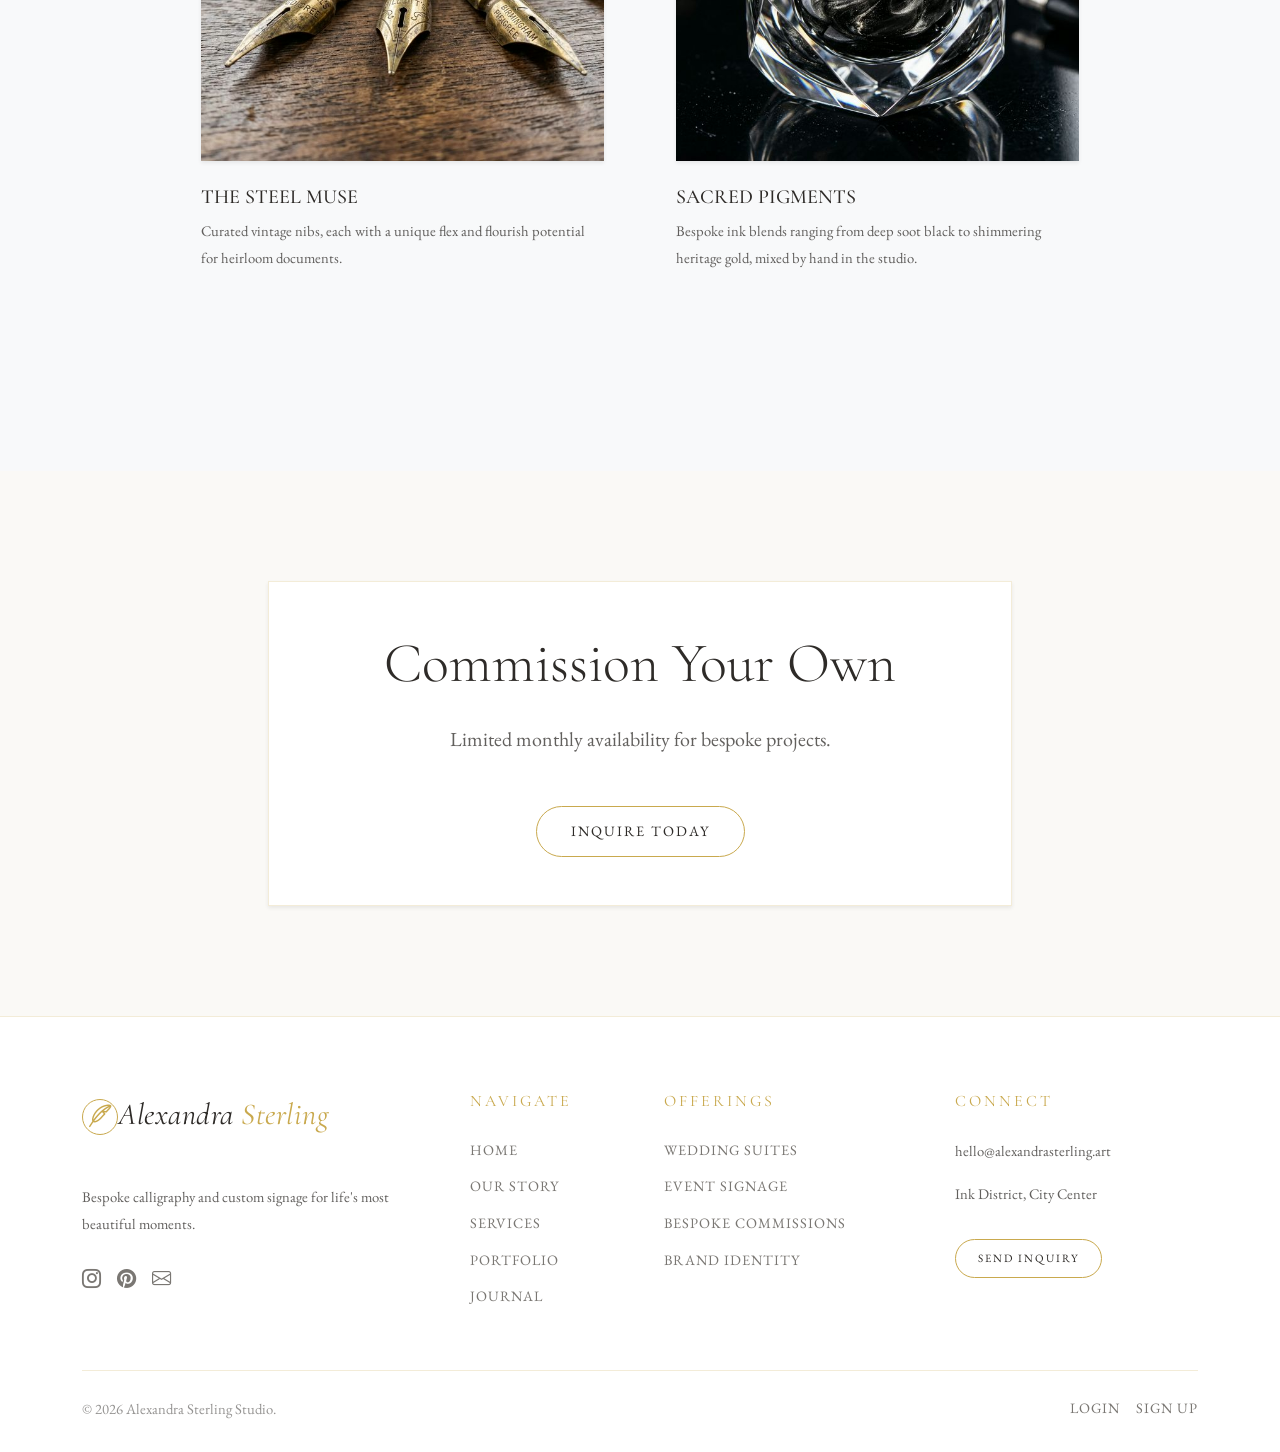
<file: portfolio.html>
<!DOCTYPE html>
<html lang="en">

<head>
    <meta charset="UTF-8">
    <meta name="viewport" content="width=device-width, initial-scale=1.0">
    <link rel="icon" type="image/png" href="favicon.png">
    <title>Portfolio | Alexandra Sterling Studio</title>

    <link href="https://cdn.jsdelivr.net/npm/bootstrap@5.3.0/dist/css/bootstrap.min.css" rel="stylesheet">
    <link rel="stylesheet" href="https://cdn.jsdelivr.net/npm/bootstrap-icons@1.11.1/font/bootstrap-icons.css">
    <link rel="stylesheet" href="assets/css/style.css">
</head>

<body>

    <div id="loader">
        <div class="loader-spinner"></div>
    </div>

    <header>
        <div class="container d-flex justify-content-between align-items-center">
            <a class="site-logo" href="index.html"><span class="logo-icon"><i class="bi bi-feather"></i></span>Alexandra
                <span class="logo-gold">Sterling</span></a>
            <nav class="d-none d-xl-flex align-items-center gap-1">
                <div class="header-dropdown">
                    <a href="index.html" class="nav-link">Home</a>
                    <div class="header-dropdown-menu"><a href="index.html">Home Style 1</a><a href="index-2.html">Home
                            Style 2</a></div>
                </div>
                <a href="about.html" class="nav-link">Story</a>
                <a href="services.html" class="nav-link">Services</a>
                <a href="portfolio.html" class="nav-link active">Portfolio</a>
                <a href="contact.html" class="nav-link">Contact</a>

                <a href="register.html" class="btn-header-signup ms-2">Sign Up</a>

                <button class="rtl-toggle-btn btn border-0 shadow-none ms-2" style="font-size: 0.8rem; letter-spacing: 2px;">
                    <span style="font-weight:bold;">RTL</span>
                </button>

                <button id="theme-toggle" class="theme-toggle-btn ms-2"><i class="bi bi-moon-fill"></i></button>
            </nav>
            <div class="d-flex d-xl-none align-items-center gap-2">

                <button id="theme-toggle-mobile" class="theme-toggle-btn"><i class="bi bi-moon-fill"></i></button>
                <button class="btn border-0 shadow-none p-1" data-bs-toggle="offcanvas" data-bs-target="#mobileMenu"><i
                        class="bi bi-list fs-2"></i></button>
            </div>
        </div>
    </header>

    <div class="offcanvas offcanvas-end" tabindex="-1" id="mobileMenu">
        <div class="offcanvas-header p-4 border-bottom">
            <h5 class="offcanvas-title opacity-50 text-uppercase ls-2" style="font-size: 0.9rem;">Menu</h5>
            <button type="button" class="btn-close" data-bs-dismiss="offcanvas"></button>
        </div>
        <div class="offcanvas-body p-4">
            <ul class="list-unstyled d-flex flex-column gap-3">
                <li class="border-bottom pb-2"><a href="index.html" class="nav-link fs-5 fw-bold">Home</a>
                    <div class="ps-3 mt-2"><a href="index.html" class="nav-link small">Home Style 1</a><a
                            href="index-2.html" class="nav-link small">Home Style 2</a></div>
                </li>
                <li><a href="about.html" class="nav-link fs-5">Story</a></li>
                <li><a href="services.html" class="nav-link fs-5">Services</a></li>
                <li><a href="portfolio.html" class="nav-link fs-5 active">Portfolio</a></li>
                <li><a href="contact.html" class="nav-link fs-5">Contact</a></li>
                <li class="mt-3"><a href="register.html" class="btn-header-signup w-100 text-center py-2">Sign Up</a></li>
                <li class="mt-2">
                    <button class="rtl-toggle-btn btn-artisanal w-100 text-center py-2"
                        style="font-size: 0.8rem; letter-spacing: 2px;">
                        <span style="font-weight:bold;">RTL MODE</span>
                    </button>
                </li>
            </ul>
        </div>
    </div>

    <!-- UNIFORM FOLIO HERO -->
    <section class="folio-hero hero-portfolio reveal">
        <div class="container">
            <div class="folio-glass-box text-center">
                <span class="text-gold text-uppercase small ls-3 mb-3 d-block">Curated Masterpieces</span>
                <h1 class="folio-hero-title mb-3">Selected <br><span class="script-font text-gold">Works</span></h1>
                <p class="lead opacity-75 mx-auto mb-0" style="max-width: 800px;">
                    A collection of hand-lettered heirlooms, bespoke signage, and experimental calligraphy crafted with
                    timeless grace and precision.
                    Each project is a testament to the preservation of the written wordâ€”a rhythmic dance between
                    heritage minerals and organic parchment.
                </p>
            </div>
        </div>
    </section>

    <main>
        <!-- TRIPTYCH NARRATIVE 1 -->
        <section class="section-padding-lg bg-glass-white reveal">
            <div class="container">
                <div class="row align-items-center triptych-group">
                    <div class="col-lg-7">
                        <div class="triptych-item triptych-large">
                            <img src="assets/img/portfolio-vows.png" alt="La Grande Vows"
                                class="w-100 h-100 object-fit-cover shadow-sm">
                            <div class="triptych-overlay">
                                <span class="text-gold text-uppercase small ls-2 mb-2">Project I</span>
                                <h2 class="h3 text-white">La Grande Vows</h2>
                            </div>
                        </div>
                    </div>
                    <div class="col-lg-5">
                        <div class="ps-lg-5 mt-5 mt-lg-0">
                            <h6 class="text-gold text-uppercase ls-3 mb-3">Wedding Commission</h6>
                            <h3 class="display-5 mb-4">A Legacy in Gold</h3>
                            <p class="opacity-75 mb-5">Oversized charcoal handmade paper serves as the canvas for
                                sprawling Spencerian script in custom-mixed gold pigment.</p>
                            <div class="triptych-item triptych-medium shadow-lg">
                                <img src="assets/img/services-inking.png" alt="Inking Detail"
                                    class="w-100 h-100 object-fit-cover shadow-sm">
                            </div>
                        </div>
                    </div>
                </div>

                <!-- TRIPTYCH NARRATIVE 2 (Reversed) -->
                <div class="row align-items-center flex-row-reverse triptych-group">
                    <div class="col-lg-7">
                        <div class="triptych-item triptych-large">
                            <img src="assets/img/portfolio-flora.png" alt="Minimalist Flora"
                                class="w-100 h-100 object-fit-cover shadow-sm">
                            <div class="triptych-overlay">
                                <span class="text-gold text-uppercase small ls-2 mb-2">Project II</span>
                                <h2 class="h3 text-white">Floral Minimalism</h2>
                            </div>
                        </div>
                    </div>
                    <div class="col-lg-5">
                        <div class="pe-lg-5 mt-5 mt-lg-0">
                            <h6 class="text-gold text-uppercase ls-3 mb-3">Invitation Suite</h6>
                            <h3 class="display-5 mb-4">Organic Elegance</h3>
                            <p class="opacity-75 mb-5">Fine line serif calligraphy paired with deckle-edged paper and
                                single-origin pressed wildflowers.</p>
                            <div class="triptych-item triptych-medium shadow-lg">
                                <img src="assets/img/detail-deckle-paper.png" alt="Paper Detail"
                                    class="w-100 h-100 object-fit-cover shadow-sm">
                            </div>
                        </div>
                    </div>
                </div>
            </div>
        </section>

        <!-- THE ARTIST'S PROOF -->
        <section class="section-padding-lg bg-light reveal">
            <div class="container text-center mb-5">
                <span class="text-gold text-uppercase small ls-3 mb-2 d-block">Tools of the Craft</span>
                <h2 class="display-3">The Artist's Proof</h2>
            </div>
            <div class="container">
                <div class="row g-4 justify-content-center">
                    <div class="col-md-5">
                        <div class="proof-card p-4">
                            <img src="assets/img/proof-nibs.png" alt="Vintage Nibs"
                                class="w-100 proof-img shadow-sm mb-4">
                            <h4 class="h5 text-uppercase ls-1">The Steel Muse</h4>
                            <p class="small opacity-75">Curated vintage nibs, each with a unique flex and flourish
                                potential for heirloom documents.</p>
                        </div>
                    </div>
                    <div class="col-md-5">
                        <div class="proof-card p-4">
                            <img src="assets/img/proof-ink.png" alt="Crystal Inkwell"
                                class="w-100 proof-img shadow-sm mb-4">
                            <h4 class="h5 text-uppercase ls-1">Sacred Pigments</h4>
                            <p class="small opacity-75">Bespoke ink blends ranging from deep soot black to shimmering
                                heritage gold, mixed by hand in the studio.</p>
                        </div>
                    </div>
                </div>
            </div>
        </section>

        <section class="section-padding text-center reveal">
            <div class="container">
                <div class="col-lg-8 mx-auto p-5 shadow-sm border"
                    style="background: var(--bg-card); border-color: var(--border-soft) !important;">
                    <h2 class="display-4 mb-4">Commission Your Own</h2>
                    <p class="lead opacity-75 mb-5">Limited monthly availability for bespoke projects.</p>
                    <a href="contact.html" class="btn-artisanal">Inquire Today</a>
                </div>
            </div>
        </section>
    </main>

    <footer class="site-footer">
        <div class="container">
            <div class="row g-5">
                <div class="col-lg-4"><a class="site-logo mb-4 d-inline-block" href="index.html">
                        <span class="logo-icon"><i class="bi bi-feather"></i></span>Alexandra
                        <span class="logo-gold">Sterling</span>
                    </a>
                    <p class="small opacity-75 mt-3">Bespoke calligraphy and custom signage for life's most beautiful
                        moments.</p>
                    <div class="d-flex gap-3 mt-4"><a href="#" class="footer-social"><i
                                class="bi bi-instagram"></i></a><a href="#" class="footer-social"><i
                                class="bi bi-pinterest"></i></a><a href="#" class="footer-social"><i
                                class="bi bi-envelope"></i></a></div>
                </div>
                <div class="col-sm-4 col-lg-2">
                    <p class="footer-heading">Navigate</p><a href="index.html" class="footer-link">Home</a><a
                        href="about.html" class="footer-link">Our Story</a><a href="services.html"
                        class="footer-link">Services</a><a href="portfolio.html" class="footer-link">Portfolio</a><a
                        href="blog.html" class="footer-link">Journal</a>
                </div>
                <div class="col-sm-4 col-lg-3">
                    <p class="footer-heading">Offerings</p><a href="services.html" class="footer-link">Wedding
                        Suites</a><a href="services.html" class="footer-link">Event Signage</a><a href="services.html"
                        class="footer-link">Bespoke Commissions</a><a href="services.html" class="footer-link">Brand
                        Identity</a>
                </div>
                <div class="col-sm-4 col-lg-3">
                    <p class="footer-heading">Connect</p>
                    <p class="small opacity-75">hello@alexandrasterling.art</p>
                    <p class="small opacity-75">Ink District, City Center</p><a href="contact.html"
                        class="btn-artisanal mt-3" style="padding: 8px 22px; font-size: 0.7rem;">Send Inquiry</a>
                </div>
            </div>
            <div class="footer-bottom d-flex flex-wrap justify-content-between align-items-center gap-3">
                <p class="small opacity-50 mb-0">&copy; 2026 Alexandra Sterling Studio.</p>
                <div class="d-flex gap-3"><a href="login.html" class="footer-link mb-0">Login</a><a href="register.html"
                        class="footer-link mb-0">Sign Up</a></div>
            </div>
        </div>
    </footer>
    <div class="back-to-top" id="backToTop"><i class="bi bi-arrow-up"></i></div>
    <script src="https://cdn.jsdelivr.net/npm/bootstrap@5.3.0/dist/js/bootstrap.bundle.min.js"></script>
    <script src="assets/js/main.js"></script>
</body>

</html>
</file>
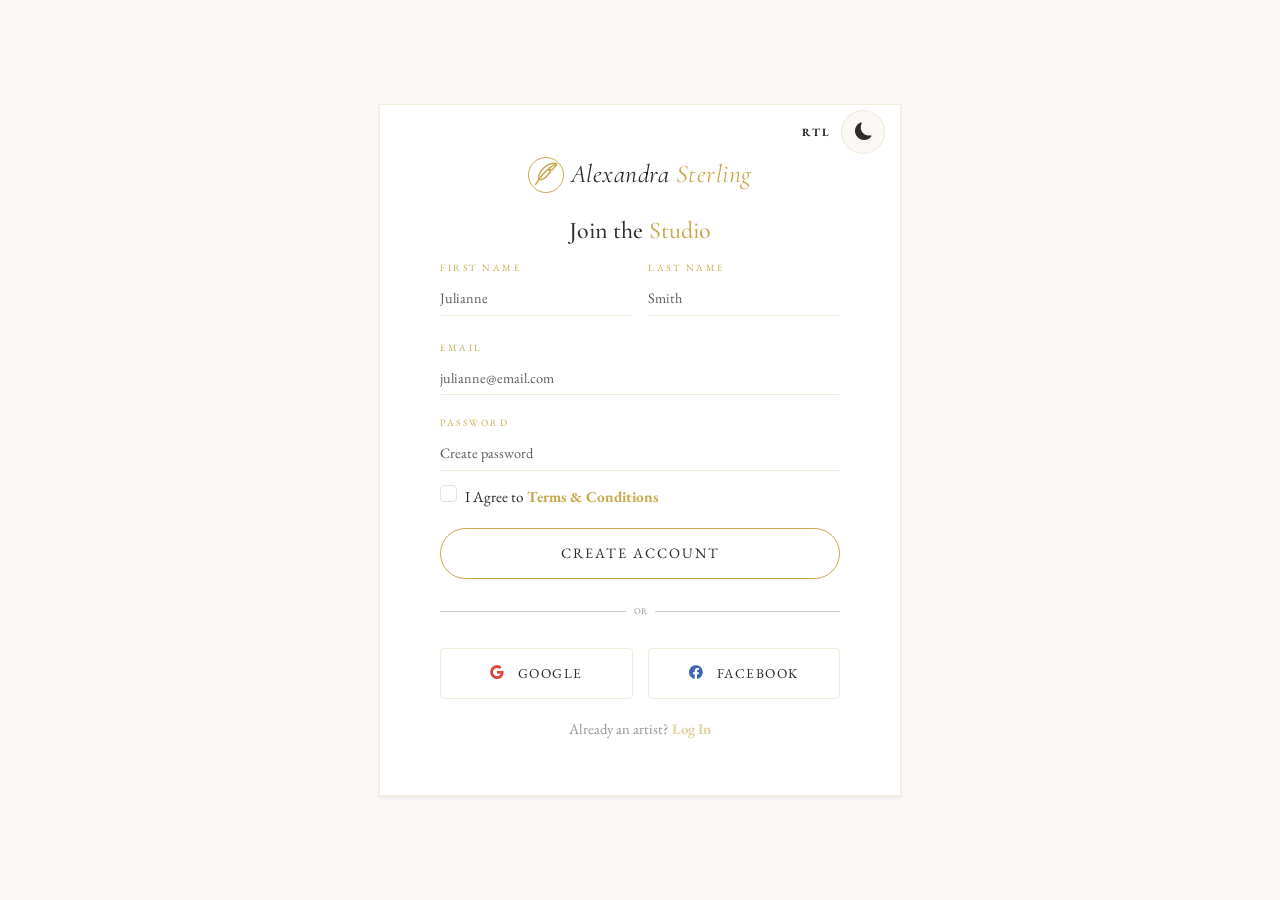
<file: register.html>
<!DOCTYPE html>
<html lang="en">

<head>
    <meta charset="UTF-8">
    <meta name="viewport" content="width=device-width, initial-scale=1.0">
    <link rel="icon" type="image/png" href="favicon.png">
    <title>Join the Studio | Register</title>
    <link href="https://cdn.jsdelivr.net/npm/bootstrap@5.3.0/dist/css/bootstrap.min.css" rel="stylesheet">
    <link rel="stylesheet" href="https://cdn.jsdelivr.net/npm/bootstrap-icons@1.11.1/font/bootstrap-icons.css">
    <link rel="stylesheet" href="assets/css/style.css">
    <style>
        html,
        body {
            height: 100%;
            overflow: hidden;
        }

        .auth-wrap {
            height: 100vh;
            display: flex;
            align-items: center;
            justify-content: center;
            padding: 10px;
            margin: 0;
        }

        .auth-card {
            background: white;
            border: 1px solid var(--border-soft);
            padding: 35px 25px;
            max-width: 460px;
            width: 100%;
            position: relative;
        }

        @media (min-width: 768px) {
            .auth-card {
                max-width: 560px;
                padding: 45px 60px;
            }
        }

        .form-control {
            border: none;
            border-bottom: 1px solid var(--border-soft);
            border-radius: 0;
            padding: 6px 0;
            margin-bottom: 10px;
            background: transparent;
            font-size: 0.9rem;
        }

        .form-control:focus {
            box-shadow: none;
            border-color: var(--accent-gold);
            background: transparent;
        }

        .form-label {
            font-size: 0.6rem;
            text-transform: uppercase;
            letter-spacing: 2.5px;
            color: var(--accent-gold);
            margin-bottom: 2px;
        }
    </style>
</head>

<body class="auth-viewport-lock">

    <!-- MAIN AUTH CONTENT -->
    <div class="auth-wrap">
        <div class="auth-card shadow-sm text-center reveal active">
            <!-- THEME/RTL TOGGLES (Inside Box) -->
            <div class="auth-nav d-flex justify-content-end gap-2 mb-2" style="margin-top: -20px; margin-right: -10px;">
                <button class="rtl-toggle-btn" style="font-size: 0.7rem; letter-spacing: 2px;">
                    <span style="font-weight:bold;">RTL</span>
                </button>
                <button id="theme-toggle" class="theme-toggle-btn"><i class="bi bi-moon-fill"></i></button>
            </div>

            <a class="site-logo auth-card-logo" href="index.html">
                <span class="logo-icon"><i class="bi bi-feather"></i></span>
                Alexandra <span class="logo-gold">Sterling</span>
            </a>

            <h2 class="h4 mb-1">Join the <span class="text-gold">Studio</span></h2>


            <form>
                <div class="row text-start g-3">
                    <div class="col-6 mb-1">
                        <label class="form-label">First Name</label>
                        <input type="text" class="form-control" placeholder="Julianne">
                    </div>
                    <div class="col-6 mb-1">
                        <label class="form-label">Last Name</label>
                        <input type="text" class="form-control" placeholder="Smith">
                    </div>
                </div>
                <div class="text-start mb-1">
                    <label class="form-label">Email</label>
                    <input type="email" class="form-control" placeholder="julianne@email.com">
                </div>
                <div class="text-start mb-2">
                    <label class="form-label">Password</label>
                    <input type="password" class="form-control" placeholder="Create password">
                    <div class="form-check text-start mb-3">
                        <input class="form-check-input" type="checkbox" id="termsCheck" required>
                        <label class="form-check-label opacity-100" for="termsCheck" style="font-size:0.95rem;">I Agree
                            to <a href="#" class="text-gold fw-bold">Terms & Conditions</a></label>
                    </div>
                    <button type="submit" class="btn-artisanal w-100 mb-3">Create Account</button>

                    <div class="d-flex align-items-center mb-2">
                        <hr class="flex-grow-1 opacity-25">
                        <span class="mx-2 small opacity-50 text-uppercase ls-1" style="font-size: 0.55rem;">Or</span>
                        <hr class="flex-grow-1 opacity-25">
                    </div>

                    <div class="social-auth-grid mb-3">
                        <button type="button" class="btn-social">
                            <i class="bi bi-google"></i> Google
                        </button>
                        <button type="button" class="btn-social">
                            <i class="bi bi-facebook"></i> Facebook
                        </button>
                    </div>

                    <p class="small opacity-50 mb-0 text-center">Already an artist? <a href="login.html"
                            class="text-gold fw-bold">Log
                            In</a></p>
            </form>
        </div>
    </div>

    <script src="https://cdn.jsdelivr.net/npm/bootstrap@5.3.0/dist/js/bootstrap.bundle.min.js"></script>
    <script src="assets/js/main.js"></script>
</body>

</html>
</file>
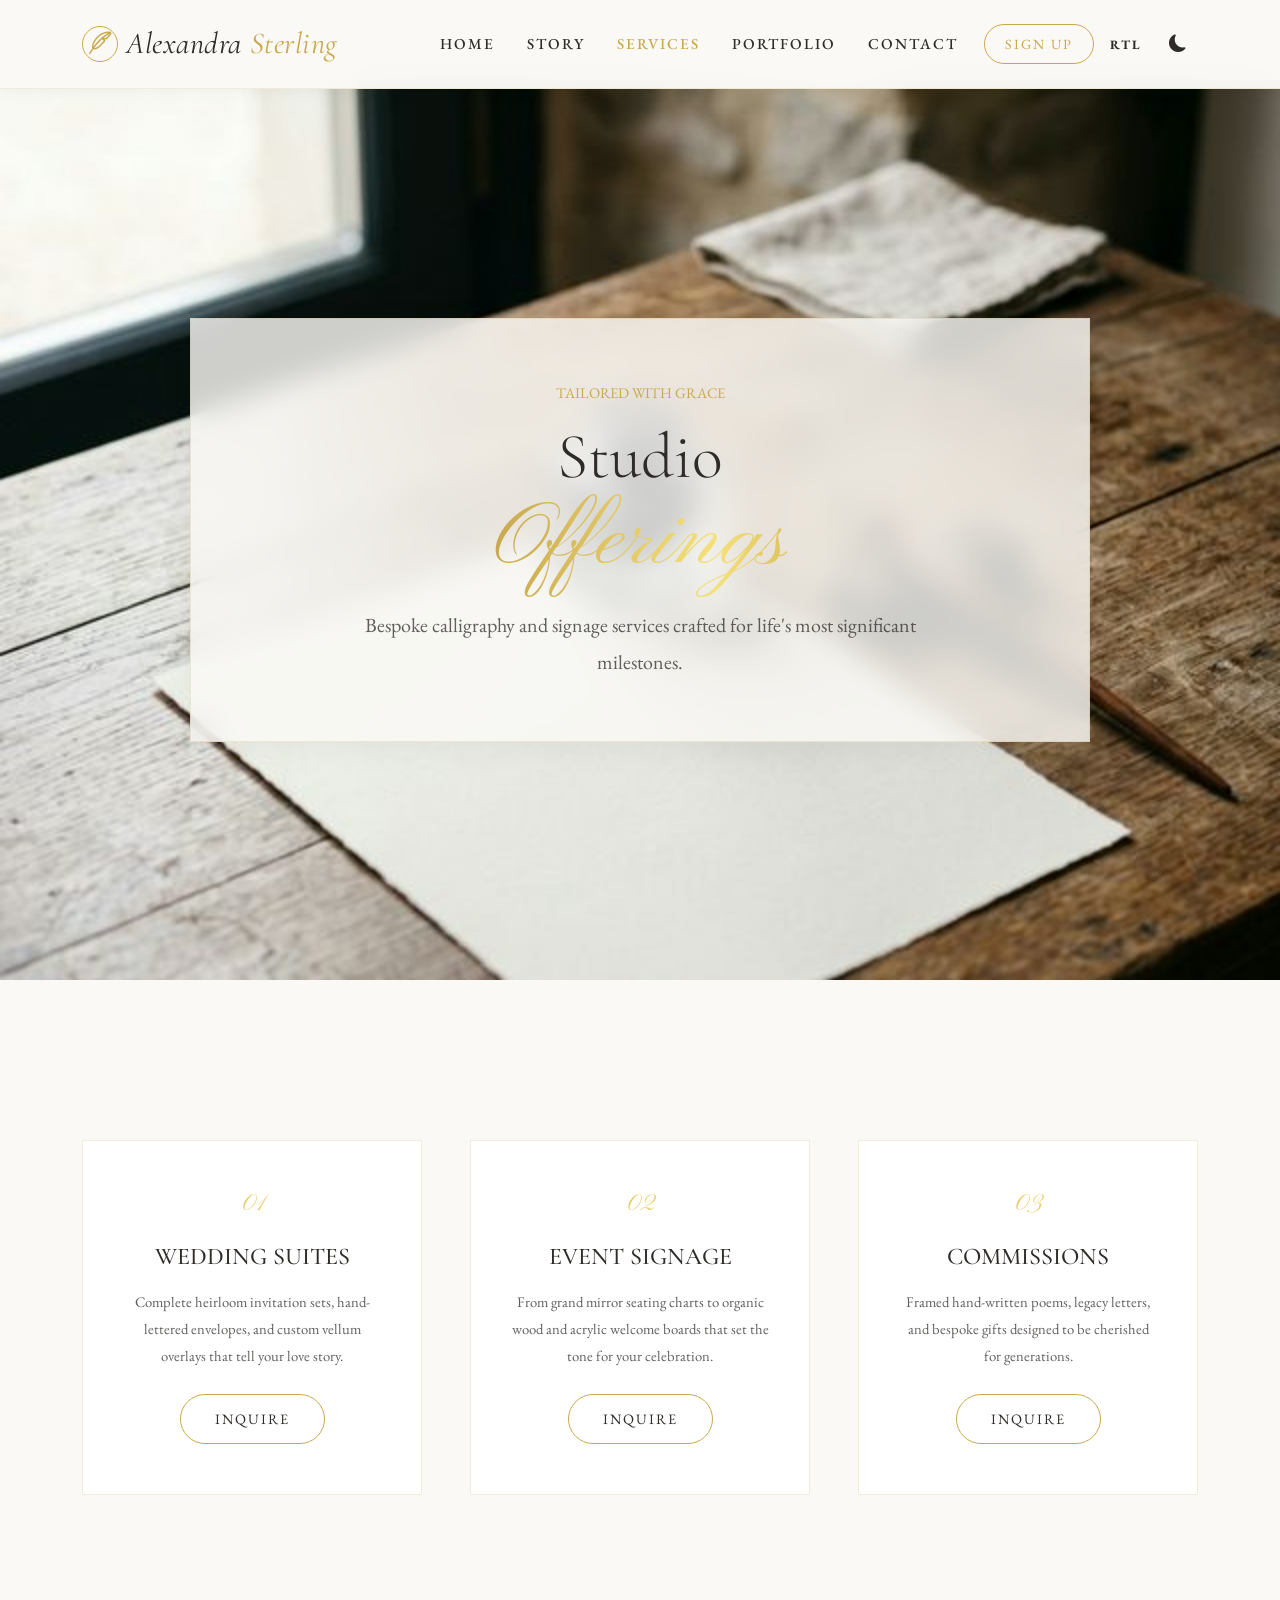
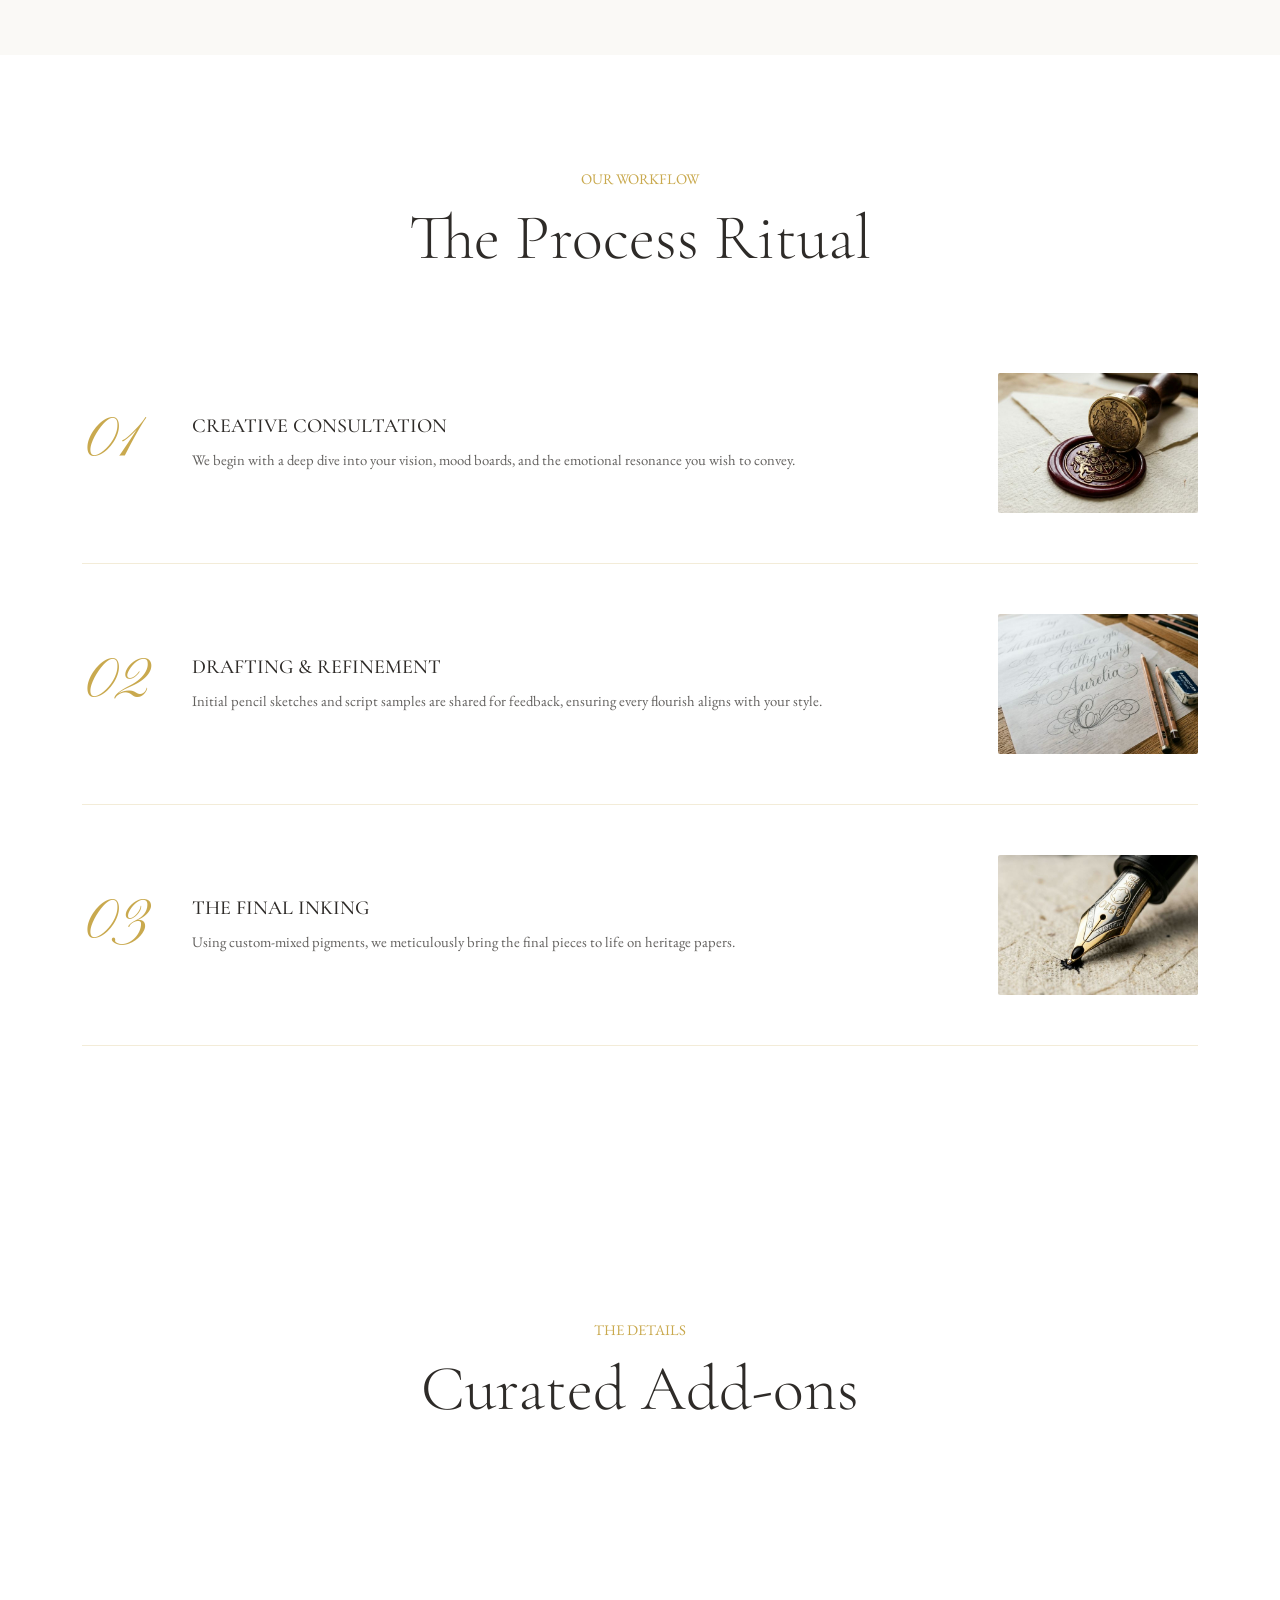
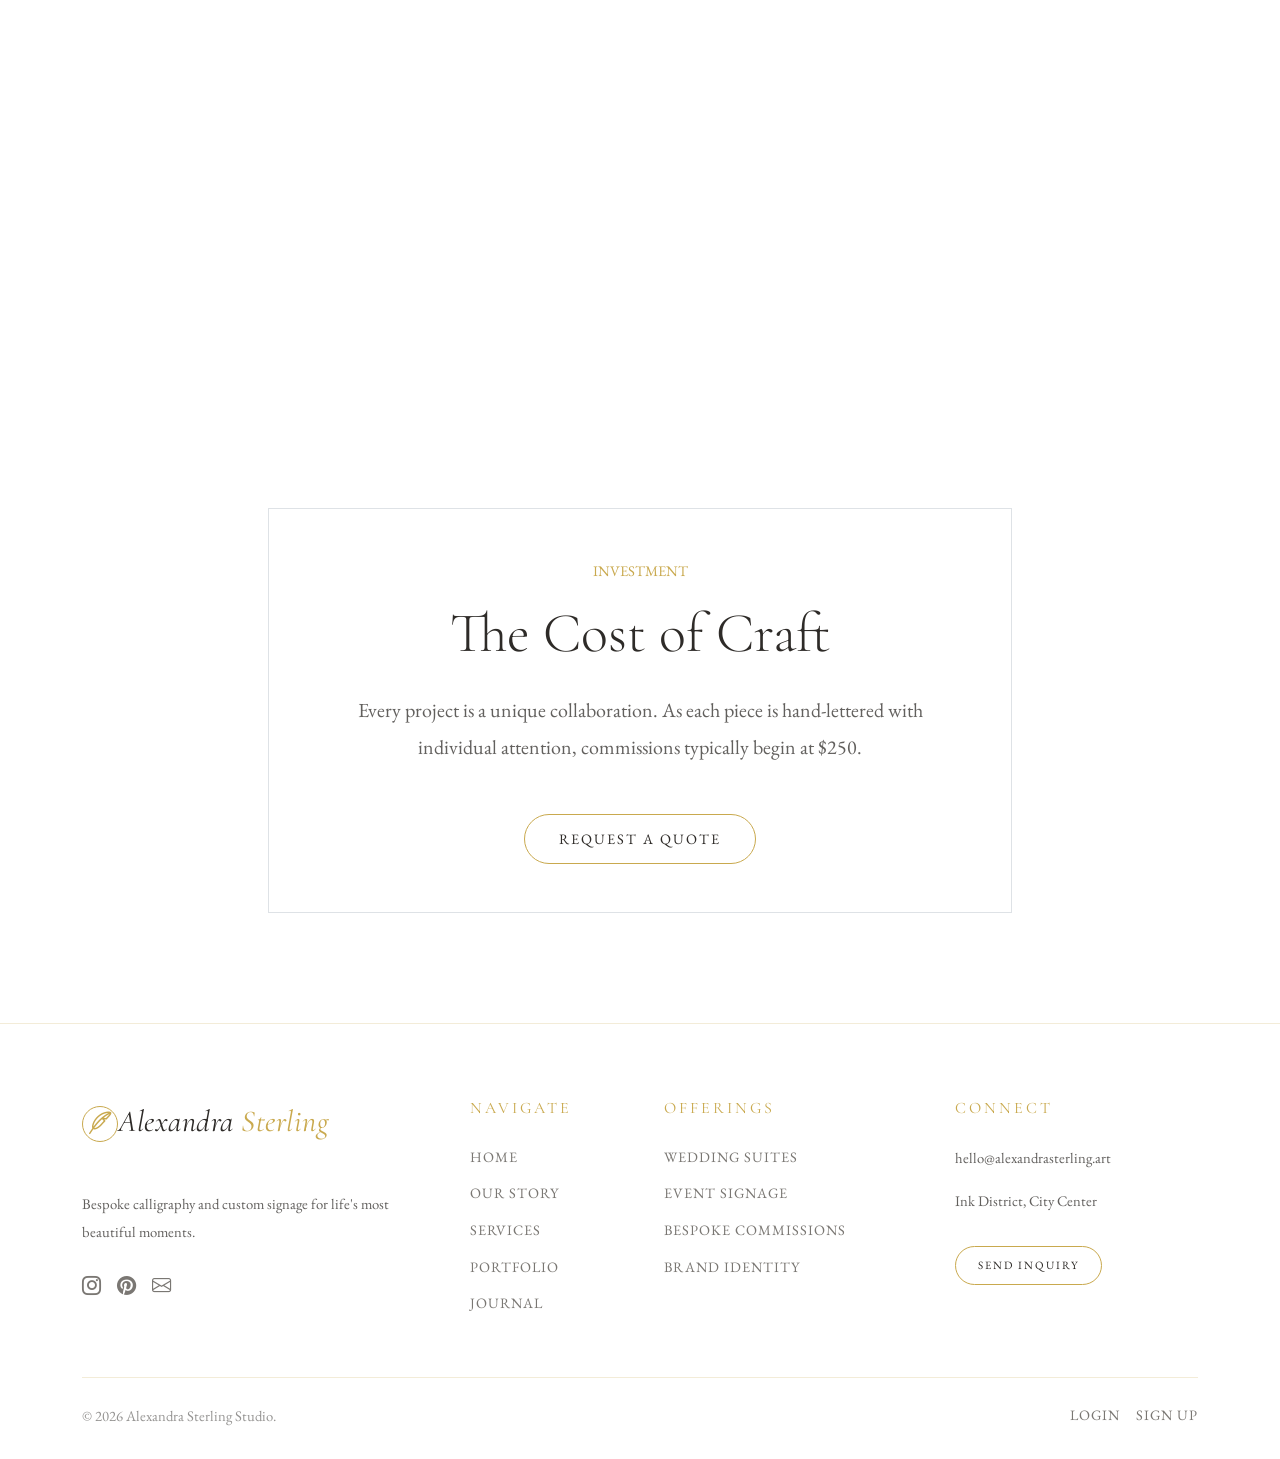
<file: services.html>
<!DOCTYPE html>
<html lang="en">

<head>
    <meta charset="UTF-8">
    <meta name="viewport" content="width=device-width, initial-scale=1.0">
    <link rel="icon" type="image/png" href="favicon.png">
    <title>Services | Alexandra Sterling Studio</title>

    <link href="https://cdn.jsdelivr.net/npm/bootstrap@5.3.0/dist/css/bootstrap.min.css" rel="stylesheet">
    <link rel="stylesheet" href="https://cdn.jsdelivr.net/npm/bootstrap-icons@1.11.1/font/bootstrap-icons.css">
    <link rel="stylesheet" href="assets/css/style.css">
</head>

<body>

    <div id="loader">
        <div class="loader-spinner"></div>
    </div>

    <!-- HEADER -->
    <header>
        <div class="container d-flex justify-content-between align-items-center">
            <a class="site-logo" href="index.html"><span class="logo-icon"><i class="bi bi-feather"></i></span>Alexandra
                <span class="logo-gold">Sterling</span></a>
            <nav class="d-none d-xl-flex align-items-center gap-1">
                <div class="header-dropdown">
                    <a href="index.html" class="nav-link">Home</a>
                    <div class="header-dropdown-menu"><a href="index.html">Home Style 1</a><a href="index-2.html">Home
                            Style 2</a></div>
                </div>
                <a href="about.html" class="nav-link">Story</a>
                <a href="services.html" class="nav-link active">Services</a>
                <a href="portfolio.html" class="nav-link">Portfolio</a>
                <a href="contact.html" class="nav-link">Contact</a>

                <a href="register.html" class="btn-header-signup ms-2">Sign Up</a>

                <button class="rtl-toggle-btn btn border-0 shadow-none ms-2" style="font-size: 0.8rem; letter-spacing: 2px;">
                    <span style="font-weight:bold;">RTL</span>
                </button>

                <button id="theme-toggle" class="theme-toggle-btn ms-2"><i class="bi bi-moon-fill"></i></button>
            </nav>
            <div class="d-flex d-xl-none align-items-center gap-2">

                <button id="theme-toggle-mobile" class="theme-toggle-btn"><i class="bi bi-moon-fill"></i></button>
                <button class="btn border-0 shadow-none p-1" data-bs-toggle="offcanvas" data-bs-target="#mobileMenu"><i
                        class="bi bi-list fs-2"></i></button>
            </div>
        </div>
    </header>

    <div class="offcanvas offcanvas-end" tabindex="-1" id="mobileMenu">
        <div class="offcanvas-header p-4 border-bottom">
            <h5 class="offcanvas-title opacity-50 text-uppercase ls-2" style="font-size: 0.9rem;">Menu</h5>
            <button type="button" class="btn-close" data-bs-dismiss="offcanvas"></button>
        </div>
        <div class="offcanvas-body p-4">
            <ul class="list-unstyled d-flex flex-column gap-3">
                <li class="border-bottom pb-2"><a href="index.html" class="nav-link fs-5 fw-bold">Home</a>
                    <div class="ps-3 mt-2"><a href="index.html" class="nav-link small">Home Style 1</a><a
                            href="index-2.html" class="nav-link small">Home Style 2</a></div>
                </li>
                <li><a href="about.html" class="nav-link fs-5">Story</a></li>
                <li><a href="services.html" class="nav-link fs-5 active">Services</a></li>
                <li><a href="portfolio.html" class="nav-link fs-5">Portfolio</a></li>
                <li><a href="contact.html" class="nav-link fs-5">Contact</a></li>
                <li class="mt-3"><a href="register.html" class="btn-header-signup w-100 text-center py-2">Sign Up</a>
                </li>
                <li class="mt-2">
                    <button class="rtl-toggle-btn btn-artisanal w-100 text-center py-2"
                        style="font-size: 0.8rem; letter-spacing: 2px;">
                        <span style="font-weight:bold;">RTL MODE</span>
                    </button>
                </li>
            </ul>
        </div>
    </div>

    <main>
        <!-- UNIFORM FOLIO HERO -->
        <section class="folio-hero hero-services reveal">
            <div class="container">
                <div class="folio-glass-box text-center">
                    <span class="text-gold text-uppercase small ls-3 mb-3 d-block">Tailored with Grace</span>
                    <h1 class="folio-hero-title mb-3">Studio <br><span class="script-font text-gold">Offerings</span>
                    </h1>
                    <p class="lead opacity-75 mx-auto mb-0" style="max-width: 600px;">
                        Bespoke calligraphy and signage services crafted for life's most significant milestones.
                    </p>
                </div>
            </div>
        </section>

        <!-- SERVICE COLLECTIONS -->
        <section class="section-padding-lg bg-glass-white reveal">
            <div class="container">
                <div class="row g-5 align-items-stretch">
                    <div class="col-lg-4">
                        <div class="material-card reveal">
                            <span class="text-gold h1 d-block mb-4 script-font">01</span>
                            <h3 class="h4 mb-3 text-uppercase ls-1">Wedding Suites</h3>
                            <p class="small opacity-75 mb-4">Complete heirloom invitation sets, hand-lettered envelopes,
                                and
                                custom vellum overlays that tell your love story.</p>
                            <a href="contact.html" class="btn-artisanal">Inquire</a>
                        </div>
                    </div>
                    <div class="col-lg-4">
                        <div class="material-card reveal">
                            <span class="text-gold h1 d-block mb-4 script-font">02</span>
                            <h3 class="h4 mb-3 text-uppercase ls-1">Event Signage</h3>
                            <p class="small opacity-75 mb-4">From grand mirror seating charts to organic wood and
                                acrylic
                                welcome boards that set the tone for your celebration.</p>
                            <a href="contact.html" class="btn-artisanal">Inquire</a>
                        </div>
                    </div>
                    <div class="col-lg-4">
                        <div class="material-card reveal">
                            <span class="text-gold h1 d-block mb-4 script-font">03</span>
                            <h3 class="h4 mb-3 text-uppercase ls-1">Commissions</h3>
                            <p class="small opacity-75 mb-4">Framed hand-written poems, legacy letters, and bespoke
                                gifts
                                designed to be cherished for generations.</p>
                            <a href="contact.html" class="btn-artisanal">Inquire</a>
                        </div>
                    </div>
                </div>
            </div>
        </section>

        <!-- THE PROCESS PALETTE (New Section 1) -->
        <section class="section-padding bg-body reveal">
            <div class="container">
                <div class="text-center mb-5">
                    <span class="text-gold text-uppercase small ls-3 mb-2 d-block">Our Workflow</span>
                    <h2 class="display-3">The Process Ritual</h2>
                </div>
                <div class="row pt-5">
                    <div class="col-12">
                        <div class="process-step">
                            <div class="process-num">01</div>
                            <div class="flex-grow-1">
                                <h4 class="h5 text-uppercase ls-1">Creative Consultation</h4>
                                <p class="small opacity-75 mb-0">We begin with a deep dive into your vision, mood
                                    boards,
                                    and the emotional resonance you wish to convey.</p>
                            </div>
                            <img src="assets/img/services-process.png" alt="Consultation"
                                class="process-img-mini d-none d-md-block">
                        </div>
                        <div class="process-step">
                            <div class="process-num">02</div>
                            <div class="flex-grow-1">
                                <h4 class="h5 text-uppercase ls-1">Drafting & Refinement</h4>
                                <p class="small opacity-75 mb-0">Initial pencil sketches and script samples are shared
                                    for
                                    feedback, ensuring every flourish aligns with your style.</p>
                            </div>
                            <img src="assets/img/services-drafting.png" alt="Drafting"
                                class="process-img-mini d-none d-md-block">
                        </div>
                        <div class="process-step">
                            <div class="process-num">03</div>
                            <div class="flex-grow-1">
                                <h4 class="h5 text-uppercase ls-1">The Final Inking</h4>
                                <p class="small opacity-75 mb-0">Using custom-mixed pigments, we meticulously bring the
                                    final pieces to life on heritage papers.</p>
                            </div>
                            <img src="assets/img/services-inking.png" alt="Inking"
                                class="process-img-mini d-none d-md-block">
                        </div>
                    </div>
                </div>
            </div>
        </section>

        <!-- MATERIAL STUDIO (New Section 2) -->
        <section class="section-padding bg-white reveal">
            <div class="container">
                <div class="row justify-content-center text-center mb-5">
                    <div class="col-lg-8">
                        <span class="text-gold text-uppercase small ls-3 mb-2 d-block">The Details</span>
                        <h2 class="display-3">Curated Add-ons</h2>
                    </div>
                </div>
                <div class="row g-5">
                    <div class="col-md-4">
                        <div class="material-gallery-item">
                            <div class="material-gallery-inner">
                                <div class="material-gallery-front">
                                    <img src="assets/img/detail-wax-seals.png" alt="Wax Seals">
                                </div>
                                <div class="material-gallery-back text-center">
                                    <h5 class="text-uppercase ls-1 mb-2 text-white">Heritage Wax Seals</h5>
                                    <p class="small mb-2">Custom brass crests and organic wax colors.</p>
                                    <p class="small mb-0 text-gold">Available in 12 distinct shades.</p>
                                </div>
                            </div>
                        </div>
                    </div>
                    <div class="col-md-4">
                        <div class="material-gallery-item">
                            <div class="material-gallery-inner">
                                <div class="material-gallery-front">
                                    <img src="assets/img/detail-silk-ribbons.png" alt="Ribbons">
                                </div>
                                <div class="material-gallery-back text-center">
                                    <h5 class="text-uppercase ls-1 mb-2 text-white">Silk Ribbons</h5>
                                    <p class="small mb-2">Hand-dyed, frayed-edge silk in custom shades.</p>
                                    <p class="small mb-0 text-gold">Sourced from artisan weavers.</p>
                                </div>
                            </div>
                        </div>
                    </div>
                    <div class="col-md-4">
                        <div class="material-gallery-item">
                            <div class="material-gallery-inner">
                                <div class="material-gallery-front">
                                    <img src="assets/img/detail-deckle-paper.png" alt="Paper">
                                </div>
                                <div class="material-gallery-back text-center">
                                    <h5 class="text-uppercase ls-1 mb-2 text-white">Deckle Paper</h5>
                                    <p class="small mb-2">100% cotton handmade paper from heritage mills.</p>
                                    <p class="small mb-0 text-gold">Acid-free archival quality.</p>
                                </div>
                            </div>
                        </div>
                    </div>
                </div>
            </div>
        </section>

        <!-- INVESTMENT -->
        <section class="section-padding text-center reveal bg-body">
            <div class="container">
                <div class="col-lg-8 mx-auto p-5 border">
                    <span class="text-gold text-uppercase small ls-3 mb-3 d-block">Investment</span>
                    <h2 class="display-4 mb-4">The Cost of Craft</h2>
                    <p class="lead opacity-75 mb-5">Every project is a unique collaboration. As each piece is
                        hand-lettered with individual attention, commissions typically begin at $250.</p>
                    <a href="contact.html" class="btn-artisanal">Request a Quote</a>
                </div>
            </div>
        </section>
    </main>

    <footer class="site-footer">
        <div class="container">
            <div class="row g-5">
                <div class="col-lg-4">
                    <a class="site-logo mb-4 d-inline-block" href="index.html">
                        <span class="logo-icon"><i class="bi bi-feather"></i></span>Alexandra
                        <span class="logo-gold">Sterling</span>
                    </a>
                    <p class="small opacity-75 mt-3">Bespoke calligraphy and custom signage for life's most beautiful
                        moments.</p>
                    <div class="d-flex gap-3 mt-4"><a href="#" class="footer-social"><i
                                class="bi bi-instagram"></i></a><a href="#" class="footer-social"><i
                                class="bi bi-pinterest"></i></a><a href="#" class="footer-social"><i
                                class="bi bi-envelope"></i></a></div>
                </div>
                <div class="col-sm-4 col-lg-2">
                    <p class="footer-heading">Navigate</p>
                    <a href="index.html" class="footer-link">Home</a><a href="about.html" class="footer-link">Our
                        Story</a><a href="services.html" class="footer-link">Services</a><a href="portfolio.html"
                        class="footer-link">Portfolio</a><a href="blog.html" class="footer-link">Journal</a>
                </div>
                <div class="col-sm-4 col-lg-3">
                    <p class="footer-heading">Offerings</p>
                    <a href="services.html" class="footer-link">Wedding Suites</a><a href="services.html"
                        class="footer-link">Event Signage</a><a href="services.html" class="footer-link">Bespoke
                        Commissions</a><a href="services.html" class="footer-link">Brand Identity</a>
                </div>
                <div class="col-sm-4 col-lg-3">
                    <p class="footer-heading">Connect</p>
                    <p class="small opacity-75">hello@alexandrasterling.art</p>
                    <p class="small opacity-75">Ink District, City Center</p>
                    <a href="contact.html" class="btn-artisanal mt-3" style="padding: 8px 22px; font-size: 0.7rem;">Send
                        Inquiry</a>
                </div>
            </div>
            <div class="footer-bottom d-flex flex-wrap justify-content-between align-items-center gap-3">
                <p class="small opacity-50 mb-0">&copy; 2026 Alexandra Sterling Studio.</p>
                <div class="d-flex gap-3"><a href="login.html" class="footer-link mb-0">Login</a><a href="register.html"
                        class="footer-link mb-0">Sign Up</a></div>
            </div>
        </div>
    </footer>
    <div class="back-to-top" id="backToTop"><i class="bi bi-arrow-up"></i></div>
    <script src="https://cdn.jsdelivr.net/npm/bootstrap@5.3.0/dist/js/bootstrap.bundle.min.js"></script>
    <script src="assets/js/main.js"></script>
</body>

</html>
</file>
<file: assets/css/style.css>
/* 
    Alexandra Sterling Studio — Calligraphy Design System
    Fonts: Pinyon Script (decorative) | Cormorant Garamond (headings) | EB Garamond (body)
*/

/* ── FONTS ─────────────────────────────────────────── */
@import url('https://fonts.googleapis.com/css2?family=Pinyon+Script&family=Cormorant+Garamond:ital,wght@0,300;0,400;0,600;1,300;1,400;1,600&family=EB+Garamond:ital,wght@0,400;0,500;1,400&display=swap');

/* ── DESIGN TOKENS ─────────────────────────────────── */
:root {
    --base-cream: #FAF9F6;
    --base-blush: #F5EFED;
    --accent-gold: #C9A94E;
    --text-charcoal: #2E2B28;
    --text-muted: #7A7773;
    --border-soft: rgba(201, 169, 78, 0.22);
    --bg-body: var(--base-cream);
    --bg-card: #FFFFFF;
    --bg-alt: var(--base-blush);
    --text-main: var(--text-charcoal);
    --primary-color: var(--text-charcoal);
    --header-bg: rgba(250, 249, 246, 0.97);
    --header-border: rgba(201, 169, 78, 0.18);
    --shadow-card: 0 6px 32px rgba(0, 0, 0, 0.05);
    /* Dynamic Backgrounds */
    --philosophy-bg: url('../img/philosophy-light.png');
}



/* ── DARK MODE TOKENS ──────────────────────────────── */
[data-theme="dark"] {
    --bg-body: #18161A;
    --bg-card: #231F27;
    --bg-alt: #1E1B22;
    --text-main: #EDE9E0;
    --primary-color: #EDE9E0;
    --text-muted: #9A9490;
    --border-soft: rgba(201, 169, 78, 0.30);
    --header-bg: rgba(24, 22, 26, 0.97);
    --header-border: rgba(201, 169, 78, 0.20);
    --shadow-card: 0 6px 32px rgba(0, 0, 0, 0.3);
    /* Dynamic Backgrounds - Kept same as light for consistency */
}



/* ── DARK MODE: Override hardcoded backgrounds ─────── */
[data-theme="dark"] .bg-white,
[data-theme="dark"] section.bg-white,
[data-theme="dark"] footer.bg-white {
    background-color: var(--bg-card) !important;
}

[data-theme="dark"] .bg-blush,
[data-theme="dark"] section[style*="base-blush"],
[data-theme="dark"] .bg-blush {
    background-color: var(--bg-alt) !important;
}

/* Force section backgrounds dark */
[data-theme="dark"] section.bg-white,
[data-theme="dark"] .bg-glass-white,
[data-theme="dark"] .bg-light {
    background-color: var(--bg-body) !important;
    color: var(--text-main);
}

[data-theme="dark"] section.section-padding:not(.bg-white) {
    background-color: var(--bg-body) !important;
}

/* Cards dark */
[data-theme="dark"] .card-artisanal {
    background: var(--bg-card) !important;
}

[data-theme="dark"] .card-artisanal h3,
[data-theme="dark"] .card-artisanal p {
    color: var(--text-main);
}

/* Offcanvas dark */
[data-theme="dark"] .offcanvas {
    background: var(--bg-card) !important;
}

[data-theme="dark"] .offcanvas-header {
    border-color: var(--border-soft) !important;
}

/* Footer dark */
[data-theme="dark"] footer.site-footer {
    background: #110F13 !important;
}

[data-theme="dark"] .footer-link {
    color: #EDE9E0 !important;
    opacity: 0.8;
}

[data-theme="dark"] .footer-link:hover {
    color: var(--accent-gold) !important;
    opacity: 1;
}


/* Auth pages */
[data-theme="dark"] .auth-card {
    background: var(--bg-card) !important;
}

/* Dropdown */
[data-theme="dark"] .header-dropdown-menu {
    background: #231F27 !important;
    border-color: var(--border-soft);
}

[data-theme="dark"] .header-dropdown-menu a:hover {
    background: #2C2830 !important;
}

/* Tables / sidebar (dashboard) */
[data-theme="dark"] .studio-table {
    background: var(--bg-card);
}

[data-theme="dark"] .studio-table th {
    background: var(--bg-alt) !important;
    color: var(--text-main);
}

[data-theme="dark"] .studio-table td {
    color: var(--text-main);
    border-color: var(--border-soft);
}

[data-theme="dark"] .sidebar {
    background: var(--bg-card) !important;
    border-color: var(--border-soft) !important;
}

[dir="rtl"] .sidebar {
    border-right: none !important;
    border-left: 1px solid var(--border-soft) !important;
}

[data-theme="dark"] .stat-card {
    background: var(--bg-card) !important;
    border-color: var(--border-soft);
}

/* Dashboard Tab Specifics */
.main-content {
    padding: 30px !important;
}

.tab-pane {
    outline: none !important;
}

.menu-link[data-bs-toggle="tab"].active {
    background: var(--base-blush);
    color: var(--accent-gold);
}

[data-theme="dark"] .menu-link[data-bs-toggle="tab"].active {
    background: rgba(201, 169, 78, 0.15);
}

/* Inline style overrides for blush sections */
[data-theme="dark"] [style*="base-blush"] {
    background: var(--bg-alt) !important;
}

[data-theme="dark"] [style*="base-cream"] {
    background: var(--bg-body) !important;
}

[data-theme="dark"] [style*="background: #FFFFFF"],
[data-theme="dark"] [style*="background:#FFFFFF"],
[data-theme="dark"] [style*="background: white"],
[data-theme="dark"] [style*="background:white"] {
    background: var(--bg-card) !important;
}

/* General text visibility */
[data-theme="dark"] h1,
[data-theme="dark"] h2,
[data-theme="dark"] h3,
[data-theme="dark"] h4,
[data-theme="dark"] h5,
[data-theme="dark"] h6 {
    color: var(--text-main) !important;
}

[data-theme="dark"] p,
[data-theme="dark"] .opacity-75 {
    color: var(--text-main) !important;
    opacity: 0.85 !important;
}

[data-theme="dark"] .opacity-50 {
    color: var(--text-muted) !important;
    opacity: 1 !important;
}

[data-theme="dark"] .small.opacity-75 {
    color: var(--text-muted) !important;
    opacity: 1 !important;
}

[data-theme="dark"] .text-muted {
    color: var(--text-muted) !important;
}

[data-theme="dark"] .border-top,
[data-theme="dark"] .border-bottom {
    border-color: var(--border-soft) !important;
}

/* ── BASE STYLES ────────────────────────────────────── */
html {
    overflow-x: hidden;
    scroll-behavior: smooth;
}

body {
    /* EB Garamond for body — warm, literary feel */
    font-family: 'EB Garamond', serif;
    background-color: var(--bg-body);
    color: var(--text-main);
    line-height: 1.85;
    font-size: 1.05rem;
    font-weight: 400;
    transition: background-color 0.45s ease, color 0.45s ease;
    overflow-x: hidden;
}

/* Headings: Cormorant Garamond — elegant, refined */
h1,
h2,
h3,
h4,
h5,
h6 {
    font-family: 'Cormorant Garamond', serif;
    color: var(--primary-color);
    font-weight: 400;
    line-height: 1.2;
}

/* Decorative script class — use on special text like flourishes */
.script-font {
    font-family: 'Pinyon Script', cursive;
    font-size: 1.4em;
}

a {
    text-decoration: none;
    transition: 0.3s ease;
}

.text-gold {
    color: var(--accent-gold) !important;
}

/* ── LAYOUT ─────────────────────────────────────────── */
.section-padding {
    padding: 110px 0;
}

.section-padding-lg {
    padding: 160px 0;
}

.reveal {
    opacity: 0;
    transform: translateY(22px);
    transition: 1.2s cubic-bezier(0.4, 0, 0.2, 1);
}

.reveal.active {
    opacity: 1;
    transform: translateY(0);
}

.bg-blush {
    background-color: var(--bg-alt) !important;
}

.bg-white {
    background-color: var(--bg-card);
}

/* ── LOGO — Uniform across all pages ───────────────── */
.site-logo {
    font-family: 'Cormorant Garamond', serif;
    font-size: 1.9rem;
    font-style: italic;
    letter-spacing: 0.5px;
    color: var(--text-charcoal);
    display: inline-flex;
    align-items: center;
    gap: 8px;
    text-decoration: none;
    transition: opacity 0.3s;
}

.site-logo:hover {
    opacity: 0.85;
}

.site-logo .logo-icon {
    font-style: normal;
    font-size: 1.4rem;
    color: var(--accent-gold);
    border: 1.5px solid var(--accent-gold);
    border-radius: 50%;
    width: 36px;
    height: 36px;
    display: inline-flex;
    align-items: center;
    justify-content: center;
    flex-shrink: 0;
}

.site-logo .logo-gold {
    color: var(--accent-gold);
}

[data-theme="dark"] .site-logo {
    color: #EDE9E0;
}

/* ── HEADER — Always solid, always at top ──────────── */
header {
    position: fixed;
    top: 0;
    width: 100%;
    z-index: 1000;
    padding: 16px 0;
    /* Always show background — no transparent hero overlap */
    background: var(--header-bg);
    border-bottom: 1px solid var(--header-border);
    backdrop-filter: blur(14px);
    -webkit-backdrop-filter: blur(14px);
    box-shadow: 0 2px 16px rgba(0, 0, 0, 0.05);
    transition: padding 0.4s ease, box-shadow 0.4s ease;
}

/* Ensure mobile menu toggle icon is visible with primary color */
.d-xl-none .bi-list,
#sidebarToggle .bi-list {
    color: var(--accent-gold) !important;
}

header.scrolled {
    padding: 10px 0;
    box-shadow: 0 4px 24px rgba(0, 0, 0, 0.08);
}

.nav-link {
    font-family: 'EB Garamond', serif;
    font-size: 0.95rem;
    text-transform: uppercase;
    letter-spacing: 2px;
    padding: 6px 14px !important;
    font-weight: 500;
    color: var(--text-main) !important;
    transition: color 0.3s;
}

.nav-link:hover,
.nav-link.active {
    color: var(--accent-gold) !important;
}

/* Home Dropdown */
.header-dropdown {
    position: relative;
}

.header-dropdown-menu {
    display: none;
    position: absolute;
    top: calc(100% + 8px);
    left: 50%;
    transform: translateX(-50%);
    background: var(--header-bg);
    border: 1px solid var(--border-soft);
    min-width: 170px;
    padding: 10px 0;
    box-shadow: 0 12px 36px rgba(0, 0, 0, 0.08);
    z-index: 999;
}

.header-dropdown-menu a {
    display: block;
    padding: 10px 22px;
    font-family: 'EB Garamond', serif;
    font-size: 0.9rem;
    letter-spacing: 1px;
    text-transform: uppercase;
    color: var(--text-main);
}

.header-dropdown-menu a:hover {
    color: var(--accent-gold);
}

.header-dropdown-menu a.active {
    color: var(--accent-gold);
    font-weight: 600;
}

/* Dropdown is shown via JS .open class (click toggle, not hover) */
.header-dropdown-menu.open {
    display: block;
}

/* Sign Up button */
.btn-header-signup {
    font-family: 'EB Garamond', serif;
    font-size: 0.88rem;
    letter-spacing: 2px;
    text-transform: uppercase;
    padding: 6px 20px;
    border: 1px solid var(--accent-gold);
    color: var(--accent-gold);
    border-radius: 50px;
    background: transparent;
    transition: 0.3s ease;
    text-decoration: none;
    white-space: nowrap;
}

.btn-header-signup:hover {
    background: var(--accent-gold);
    color: white;
}

/* Theme toggle */
.theme-toggle-btn,
.rtl-toggle-btn {
    background: none;
    border: none;
    color: var(--text-main);
    font-size: 1.1rem;
    cursor: pointer;
    width: 40px;
    height: 40px;
    display: flex !important;
    align-items: center !important;
    justify-content: center !important;
    padding: 0 !important;
    transition: all 0.3s ease;
    flex-shrink: 0;
}

.theme-toggle-btn i {
    display: flex !important;
    align-items: center !important;
    justify-content: center !important;
    line-height: 1 !important;
    width: 100%;
    height: 100%;
}

[data-theme="dark"] .rtl-toggle-btn {
    color: white !important;
}

/* Circle style restored for perfect centering visual feedback */
.auth-nav .theme-toggle-btn,
.auth-nav .rtl-toggle-btn,
.mobile-nav-toggle-wrapper .theme-toggle-btn {

    border-radius: 50% !important;
}

.rtl-toggle-btn:hover {
    color: var(--accent-gold) !important;
}

/* ── LOADER ─────────────────────────────────────────── */
#loader {
    position: fixed;
    inset: 0;
    background: var(--bg-body);
    z-index: 9999;
    display: flex;
    align-items: center;
    justify-content: center;
}

.loader-spinner {
    width: 48px;
    height: 48px;
    border: 2px solid var(--border-soft);
    border-top-color: var(--accent-gold);
    border-radius: 50%;
    animation: spin 0.8s linear infinite;
}

@keyframes spin {
    to {
        transform: rotate(360deg);
    }
}

/* ── COMPONENTS ─────────────────────────────────────── */
.btn-artisanal {
    font-family: 'EB Garamond', serif;
    padding: 11px 34px;
    border: 1px solid var(--accent-gold);
    background: transparent;
    color: var(--text-main);
    text-transform: uppercase;
    letter-spacing: 2px;
    font-size: 0.9rem;
    border-radius: 50px;
    transition: 0.4s ease;
    display: inline-block;
}

.btn-artisanal:hover {
    background: var(--accent-gold);
    color: white !important;
    transform: translateY(-2px);
}

.card-artisanal {
    background: var(--bg-card);
    border: 1px solid var(--border-soft);
    padding: 38px;
    text-align: center;
    transition: 0.5s ease;
}

.card-artisanal:hover {
    border-color: var(--accent-gold);
    box-shadow: var(--shadow-card);
}

/* Section Card (Dashboard) */
.section-card {
    background: var(--bg-card);
    border: 1px solid var(--border-soft);
    padding: 40px;
    border-radius: 4px;
    width: 100%;
    margin-bottom: 30px;
    transition: 0.3s ease;
}

[data-theme="dark"] .section-card {
    background: var(--bg-card);
    box-shadow: 0 4px 20px rgba(0, 0, 0, 0.2);
}

/* Decorative flourish — uses Pinyon Script */
.flourish {
    font-family: 'Pinyon Script', cursive;
    font-size: 4.5rem;
    color: var(--accent-gold);
    line-height: 1;
    margin-bottom: 16px;
}

/* ── FOOTER ─────────────────────────────────────────── */
footer.site-footer {
    background: var(--bg-card);
    padding: 70px 0 30px;
    border-top: 1px solid var(--border-soft);
}

.footer-heading {
    font-family: 'Cormorant Garamond', serif;
    font-size: 1rem;
    letter-spacing: 3px;
    text-transform: uppercase;
    color: var(--accent-gold);
    margin-bottom: 20px;
}

.footer-link {
    font-family: 'EB Garamond', serif;
    display: block;
    font-size: 0.9rem;
    letter-spacing: 1px;
    color: var(--text-muted);
    margin-bottom: 10px;
    text-transform: uppercase;
    transition: color 0.3s;
}

.footer-link:hover {
    color: var(--accent-gold);
}

.footer-social {
    font-size: 1.2rem;
    color: var(--text-muted);
    transition: 0.3s;
}

.footer-social:hover {
    color: var(--accent-gold);
}

.footer-bottom {
    border-top: 1px solid var(--border-soft);
    padding-top: 24px;
    margin-top: 50px;
}

/* ── BACK TO TOP ────────────────────────────────────── */
.back-to-top {
    position: fixed;
    bottom: 36px;
    right: 36px;
    width: 42px;
    height: 42px;
    border: 1px solid var(--accent-gold);
    background: var(--bg-body);
    color: var(--accent-gold);
    display: flex;
    align-items: center;
    justify-content: center;
    border-radius: 50%;
    cursor: pointer;
    opacity: 0;
    visibility: hidden;
    transition: 0.3s;
    z-index: 1000;
}

[dir="rtl"] .back-to-top {
    right: auto;
    left: 36px;
}

.back-to-top.show {
    opacity: 1;
    visibility: visible;
}

/* ══════════════════════════════════════════
   WORK CARDS — Equal height, View Work pinned
   ══════════════════════════════════════════ */
.work-card {
    display: flex;
    flex-direction: column;
    width: 100%;
    background: var(--bg-card);
    border: 1px solid var(--border-soft);
    overflow: hidden;
    transition: border-color 0.45s ease, box-shadow 0.45s ease, transform 0.45s ease;
}

.work-card:hover {
    border-color: var(--accent-gold);
    box-shadow: 0 16px 48px rgba(0, 0, 0, 0.08);
    transform: translateY(-6px);
}

.work-card__img {
    position: relative;
    height: 260px;
    overflow: hidden;
    flex-shrink: 0;
}

.work-card__img img {
    width: 100%;
    height: 100%;
    object-fit: cover;
    transition: transform 0.7s cubic-bezier(0.25, 0.46, 0.45, 0.94);
}

.work-card:hover .work-card__img img {
    transform: scale(1.07);
}

.work-card__overlay {
    position: absolute;
    inset: 0;
    background: linear-gradient(to top, rgba(15, 10, 5, 0.6) 0%, transparent 55%);
    display: flex;
    align-items: flex-end;
    padding: 16px 20px;
    opacity: 0;
    transition: opacity 0.4s ease;
}

.work-card:hover .work-card__overlay {
    opacity: 1;
}

.work-card__overlay span {
    font-family: 'Pinyon Script', cursive;
    font-size: 1.8rem;
    color: white;
}

.work-card__body {
    display: flex;
    flex-direction: column;
    flex: 1;
    padding: 28px 28px 24px;
    text-align: center;
    align-items: center;
}

.work-card__label {
    font-size: 0.72rem;
    text-transform: uppercase;
    letter-spacing: 3px;
    color: var(--accent-gold);
    margin-bottom: 8px;
}

.work-card__title {
    font-family: 'Cormorant Garamond', serif;
    font-size: 1.45rem;
    margin-bottom: 10px;
    color: var(--text-main);
}

.work-card__desc {
    font-size: 0.95rem;
    opacity: 0.72;
    flex: 1;
    margin-bottom: 20px;
    line-height: 1.7;
}

.work-card__link {
    font-size: 0.82rem;
    text-transform: uppercase;
    letter-spacing: 2px;
    color: var(--text-main);
    position: relative;
    display: inline-flex;
    align-items: center;
    gap: 6px;
    padding-bottom: 3px;
    align-self: center;
}

.work-card__link::after {
    content: '';
    position: absolute;
    left: 0;
    bottom: 0;
    width: 0;
    height: 1px;
    background: var(--accent-gold);
    transition: width 0.36s cubic-bezier(0.4, 0, 0.2, 1);
}

.work-card__link:hover::after {
    width: 100%;
}

.work-card__link:hover {
    color: var(--accent-gold);
}

.work-card__link .bi {
    transition: transform 0.3s ease;
}

.work-card__link:hover .bi {
    transform: translateX(4px);
}

[data-theme="dark"] .work-card {
    background: var(--bg-card);
}

[data-theme="dark"] .work-card__title,
[data-theme="dark"] .work-card__desc,
[data-theme="dark"] .work-card__link {
    color: var(--text-main);
}

/* ══════════════════════════════════════════
   ANIMATIONS
   ══════════════════════════════════════════ */

/* 1. Hero scroll arrow bounce */
@keyframes bounce {

    0%,
    100% {
        transform: translateY(0);
    }

    50% {
        transform: translateY(9px);
    }
}

.scroll-bounce {
    animation: bounce 2s ease-in-out infinite;
    display: inline-block;
}

/* 2. Staggered card reveals */
.reveal-delay-1 {
    transition-delay: 0.1s;
}

.reveal-delay-2 {
    transition-delay: 0.28s;
}

.reveal-delay-3 {
    transition-delay: 0.46s;
}

/* 3. Gold shimmer on hero script tagline */
@keyframes goldShimmer {
    0% {
        background-position: -200% center;
    }

    100% {
        background-position: 200% center;
    }
}

.script-font {
    background: linear-gradient(90deg,
            var(--accent-gold) 0%,
            #f5e17a 38%,
            var(--accent-gold) 60%,
            #b8922e 100%);
    background-size: 200% auto;
    -webkit-background-clip: text;
    -webkit-text-fill-color: transparent;
    background-clip: text;
    animation: goldShimmer 4s linear infinite;
}

/* 4. Slow auto-pan for Artist Statement image */
@keyframes slowPan {
    0% {
        transform: scale(1.04) translateX(0);
    }

    50% {
        transform: scale(1.08) translateX(-2%);
    }

    100% {
        transform: scale(1.04) translateX(0);
    }
}

#parallaxImg {
    animation: slowPan 14s ease-in-out infinite;
}

/* 5. Hero text fade-slide-up (staggered) */
@keyframes fadeSlideUp {
    from {
        opacity: 0;
        transform: translateY(26px);
    }

    to {
        opacity: 1;
        transform: translateY(0);
    }
}

/* ══════════════════════════════════════════
   HOME 2 SPECIFIC: MODERN EDITORIAL
   ══════════════════════════════════════════ */

/* 1. Side-aligned Hero — Bottom Pinned */
.hero-editorial-img {
    min-height: 100vh;
    width: 100%;
    background-size: cover;
    background-position: center;
    position: relative;
    display: flex;
    align-items: center;
    justify-content: center;
    padding: 80px 0;
    /* Balanced padding for vertical centering */
}

.hero-editorial-intro {
    padding: 100px 0;
    position: relative;
    z-index: 5;
}

.hero-editorial__content {
    padding: 60px;
    background: rgba(250, 249, 246, 0.82);
    /* Semi-transparent cream */
    backdrop-filter: blur(16px);
    -webkit-backdrop-filter: blur(16px);
    border: 1px solid var(--border-soft);
    box-shadow: var(--shadow-card);
    max-width: 800px;
    margin: 0 auto;
    text-align: center;
}

[data-theme="dark"] .hero-editorial__content {
    background: rgba(35, 31, 39, 0.82) !important;
    /* Semi-transparent dark */
}



/* 2. Asymmetric Grid */
.asymmetric-section {
    padding: 120px 0;
}

.asymmetric-img-wrapper {
    position: relative;
    border-radius: 4px;
    overflow: hidden;
}

.asymmetric-img-wrapper img {
    transition: 1s ease;
}

.asymmetric-section:hover .asymmetric-img-wrapper img {
    transform: scale(1.05);
}

.asymmetric-card {
    background: var(--bg-card);
    padding: 50px;
    border: 1px solid var(--border-soft);
    box-shadow: 20px 20px 0 var(--base-blush);
    position: relative;
    z-index: 2;
    margin-top: -80px;
}

[data-theme="dark"] .asymmetric-card {
    box-shadow: 20px 20px 0 #110F13;
}

/* 3. Vertical Timeline */
.timeline-vertical {
    position: relative;
    padding-left: 45px;
}

.timeline-vertical::before {
    content: '';
    position: absolute;
    left: 0;
    top: 0;
    bottom: 0;
    width: 1px;
    background: var(--border-soft);
}

.timeline-item {
    position: relative;
    margin-bottom: 60px;
}

.timeline-item::after {
    content: '';
    position: absolute;
    left: -49px;
    top: 0;
    width: 9px;
    height: 9px;
    background: var(--accent-gold);
    border-radius: 50%;
}

.timeline-item__num {
    font-family: 'Pinyon Script', cursive;
    font-size: 2.2rem;
    color: var(--accent-gold);
    line-height: 1;
    margin-bottom: 8px;
    display: block;
}

/* 4. Stat Bar */
.stat-bar {
    background: var(--text-charcoal);
    border-radius: 2px;
    padding: 40px 0;
}

.stat-item h3 {
    color: var(--accent-gold);
    font-size: 2.5rem;
    margin-bottom: 0;
}

.stat-item p {
    color: rgba(255, 255, 255, 0.7);
    font-size: 0.8rem;
    text-transform: uppercase;
    margin-bottom: 0;
}

/* 5. Minimalist Tiers */
.tier-card {
    background: var(--bg-card);
    border: 1px solid var(--border-soft);
    padding: 60px 40px;
    text-align: center;
    height: 100%;
    transition: 0.4s;
    display: flex;
    flex-direction: column;
}

.tier-card:hover {
    border-color: var(--accent-gold);
    transform: translateY(-10px);
}

.tier-card .btn-artisanal {
    margin-top: auto;
}

.tier-price {
    font-family: 'Cormorant Garamond', serif;
    font-size: 3rem;
    margin: 20px 0;
}

.tier-price span {
    font-size: 1rem;
    color: var(--text-muted);
}

/* 6. Philosophy Quote Refinement */
.philosophy-section {
    position: relative;
    text-align: center;
    background: var(--philosophy-bg) center/cover no-repeat fixed;
    min-height: 480px;
    display: flex;
    align-items: center;
    overflow: hidden;
}

.philosophy-overlay {
    position: absolute;
    inset: 0;
    background: rgba(255, 255, 255, 0.88);
}

[data-theme="dark"] .philosophy-overlay {
    background: rgba(24, 22, 26, 0.88);
}

/* 7. Folio Hero & Glass Boxes (RESTORATION) */
.folio-hero {
    min-height: 100vh;
    display: flex;
    align-items: center;
    justify-content: center;
    position: relative;
    padding-top: 80px;
    /* Header offset */
    padding-bottom: 80px;
    /* Balanced padding for visual vertical center */
}

.folio-glass-box {
    background: rgba(250, 249, 246, 0.82);
    backdrop-filter: blur(14px);
    -webkit-backdrop-filter: blur(14px);
    border: 1px solid var(--border-soft);
    padding: 60px;
    max-width: 900px;
    width: 92%;
    z-index: 2;
    margin: 0 auto;
    box-shadow: var(--shadow-card);
    text-align: center;
}

[data-theme="dark"] .folio-glass-box {
    background: rgba(35, 31, 39, 0.82);
}

.folio-hero-title {
    font-family: 'Cormorant Garamond', serif;
    font-size: 4rem;
    line-height: 1.1;
    font-weight: 300;
}

.hero-portfolio {
    background: url('../img/portfolio-hero-bg.png') center/cover no-repeat fixed;
}

.hero-services {
    background: url('../img/services-hero-bg.png') center/cover no-repeat fixed;
}

.hero-about {
    background: url('../img/about-hero-bg.png') center/cover no-repeat fixed;
}

.hero-contact {
    background: url('../img/contact-hero-bg.png') center/cover no-repeat fixed;
}

.hero-gallery {
    background: url('../img/portfolio-hero-bg.png') center/cover no-repeat fixed;
}

.hero-blog {
    background: url('https://images.unsplash.com/photo-1455390582262-044cdead277a?auto=format&fit=crop&q=80&w=1500') center/cover no-repeat fixed;
}

/* 8. Narrative Blocks & Triptychs */
.overlap-narrative {
    padding: 120px 0;
    position: relative;
}

.narrative-content-card {
    background: var(--bg-card);
    padding: 60px;
    border: 1px solid var(--border-soft);
    box-shadow: 20px 20px 0 var(--base-blush);
    position: relative;
    z-index: 2;
}

[data-theme="dark"] .narrative-content-card {
    box-shadow: 20px 20px 0 #110F13;
}

.triptych-item {
    position: relative;
    overflow: hidden;
    margin-bottom: 30px;
}

.triptych-large {
    height: 600px;
}

.triptych-medium {
    height: 400px;
}

.triptych-overlay {
    position: absolute;
    inset: 0;
    background: linear-gradient(to top, rgba(0, 0, 0, 0.7) 0%, transparent 60%);
    display: flex;
    flex-direction: column;
    justify-content: flex-end;
    padding: 30px;
    opacity: 0;
    transition: 0.4s ease;
}

.triptych-item:hover .triptych-overlay {
    opacity: 1;
}

/* 9. Service & Process Components */
.material-card {
    background: var(--bg-card);
    border: 1px solid var(--border-soft);
    padding: 50px 40px;
    height: 100%;
    transition: 0.3s ease;
    text-align: center;
    display: flex;
    flex-direction: column;
}

.material-card p {
    flex-grow: 1;
}

.material-card .btn-artisanal {
    margin-top: auto;
    align-self: center;
}

.process-step {
    display: flex;
    gap: 30px;
    align-items: center;
    margin-bottom: 50px;
    padding-bottom: 50px;
    border-bottom: 1px solid var(--border-soft);
}

.process-num {
    font-family: 'Pinyon Script', cursive;
    font-size: 3.5rem;
    color: var(--accent-gold);
    line-height: 1;
    min-width: 80px;
}

.process-img-mini {
    width: 200px;
    height: 140px;
    object-fit: cover;
    border-radius: 2px;
}

.material-gallery-item {
    perspective: 1000px;
    height: 380px;
    margin-bottom: 24px;
    cursor: pointer;
}

.material-gallery-inner {
    position: relative;
    width: 100%;
    height: 100%;
    text-align: center;
    transition: transform 0.8s cubic-bezier(0.4, 0, 0.2, 1);
    transform-style: preserve-3d;
}

.material-gallery-item:hover .material-gallery-inner {
    transform: rotateY(180deg);
}

.material-gallery-front,
.material-gallery-back {
    position: absolute;
    width: 100%;
    height: 100%;
    -webkit-backface-visibility: hidden;
    backface-visibility: hidden;
    border-radius: 4px;
    overflow: hidden;
}

.material-gallery-front img {
    width: 100%;
    height: 100%;
    object-fit: cover;
}

.material-gallery-back {
    background: rgba(35, 31, 39, 0.95);
    color: white;
    transform: rotateY(180deg);
    display: flex;
    flex-direction: column;
    align-items: center;
    justify-content: center;
    padding: 40px;
    border: 1px solid var(--accent-gold);
}

[data-theme="dark"] .map-container {
    filter: grayscale(100%) invert(90%) contrast(90%) brightness(0.7);
}

/* ── MINIMALIST AUTH SYSTEM (Global) ────────────────────────── */
.auth-nav {
    position: fixed;
    top: 25px;
    right: 25px;
    width: 44px;
    height: 44px;
    display: flex;
    align-items: center;
    justify-content: center;
    border: 1px solid var(--border-soft);
    border-radius: 50%;
    background: var(--header-bg);
    z-index: 10000;
    transition: 0.3s ease;
}

.auth-nav:hover {
    border-color: var(--accent-gold);
    box-shadow: 0 0 15px rgba(201, 169, 78, 0.2);
}

.auth-viewport-lock {
    height: 100vh !important;
    overflow: hidden !important;
    display: flex;
    align-items: center;
    justify-content: center;
    background: var(--base-cream);
    margin: 0;
    padding: 0;
}

[data-theme="dark"].auth-viewport-lock {
    background: var(--bg-body) !important;
    color: var(--text-main);
}

[data-theme="dark"] .auth-card {
    background: var(--bg-card) !important;
    color: var(--text-main) !important;
    border-color: var(--border-soft);
}

[data-theme="dark"] .auth-card .form-control {
    color: var(--text-main) !important;
}

[data-theme="dark"] .auth-card .form-control:focus {
    color: var(--text-main) !important;
}

.auth-card-logo {
    font-size: 1.6rem;
    margin-bottom: 20px;
    display: inline-block;
}

/* Beautiful Social Buttons */
.social-auth-grid {
    display: grid;
    grid-template-columns: 1fr 1fr;
    gap: 15px;
    margin-top: 20px;
}

.btn-social {
    display: flex;
    align-items: center;
    justify-content: center;
    gap: 12px;
    padding: 12px 20px;
    background: rgba(var(--accent-gold-rgb), 0.03);
    border: 1px solid var(--border-soft);
    color: var(--text-main);
    font-family: 'EB Garamond', serif;
    font-size: 0.85rem;
    letter-spacing: 1.5px;
    text-transform: uppercase;
    transition: all 0.3s cubic-bezier(0.4, 0, 0.2, 1);
    text-decoration: none;
    border-radius: 4px;
    position: relative;
    overflow: hidden;
}

[data-theme="dark"] .btn-social {
    background: rgba(255, 255, 255, 0.05);
}

.btn-social:hover {
    border-color: var(--accent-gold);
    color: var(--accent-gold);
    transform: translateY(-3px);
    box-shadow: 0 6px 20px rgba(201, 169, 78, 0.2);
    background: var(--bg-card);
}

.btn-social .bi-google {
    color: #DB4437;
}

.btn-social .bi-facebook {
    color: #4267B2;
}

@media (max-width: 576px) {
    .social-auth-grid {
        grid-template-columns: 1fr;
    }
}

/* ══════════════════════════════════════════
   RTL OVERRIDES
   ══════════════════════════════════════════ */
[dir="rtl"] .back-to-top {
    left: 36px;
    right: auto;
}

[dir="rtl"] .timeline-vertical {
    padding-right: 45px;
    padding-left: 0;
}

[dir="rtl"] .timeline-vertical::before {
    right: 0;
    left: auto;
}

[dir="rtl"] .timeline-item::after {
    right: -49px;
    left: auto;
}

[dir="rtl"] .auth-nav {
    left: 25px;
    right: auto;
}

/* Fix asymmetric overlapping image in modern editorial section */
[dir="rtl"] .asymmetric-card {
    box-shadow: -20px 20px 0 var(--base-blush);
}

[data-theme="dark"][dir="rtl"] .asymmetric-card {
    box-shadow: -20px 20px 0 #110F13;
}

[dir="rtl"] .narrative-content-card {
    box-shadow: -20px 20px 0 var(--base-blush);
}

[data-theme="dark"][dir="rtl"] .narrative-content-card {
    box-shadow: -20px 20px 0 #110F13;
}


/* ══════════════════════════════════════════
   MOBILE RESPONSIVENESS
   ══════════════════════════════════════════ */

/* Ensure the fixed header never disappears — always visible */
header {
    position: fixed !important;
    top: 0 !important;
}

/* ── Body offset for fixed header ── */
body>main,
body>section:first-of-type,
.hero-editorial-img {
    padding-top: 80px;
}

/* ── Tablet (≤ 992px) ── */
@media (max-width: 992px) {
    .section-padding {
        padding: 70px 0;
    }

    .folio-glass-box {
        padding: 40px 30px;
        width: 95%;
    }

    .asymmetric-card {
        margin-top: 0;
        box-shadow: none;
    }

    .narrative-content-card {
        box-shadow: none;
        padding: 40px 30px;
    }

    .overlap-narrative,
    .asymmetric-section {
        padding: 70px 0;
    }

    .hero-editorial__content {
        padding: 40px 30px;
    }

    .process-step {
        flex-direction: column;
        gap: 15px;
        text-align: center;
        align-items: center;
    }

    .process-img-mini {
        width: 100%;
        height: 200px;
    }

    .material-gallery-item {
        height: 280px;
    }

    .triptych-group {
        text-align: center;
    }

    .triptych-group .ps-lg-5,
    .triptych-group .pe-lg-5 {
        padding-left: 0 !important;
        padding-right: 0 !important;
    }

    .proof-card {
        text-align: center;
    }
}

/* ── Mobile (≤ 768px) ── */
@media (max-width: 768px) {

    /* Reduce section spacing */
    .section-padding {
        padding: 50px 0;
    }

    .section-padding-lg {
        padding: 70px 0;
    }

    /* Hero scaling */
    .display-1 {
        font-size: 2.8rem !important;
    }

    .display-3 {
        font-size: 2rem !important;
    }

    .folio-hero-title {
        font-size: 2.5rem;
    }

    /* Glass box mobile */
    .folio-glass-box {
        padding: 30px 20px;
        width: 92%;
    }

    .hero-editorial__content {
        padding: 30px 20px;
        margin: 0 15px;
    }

    /* Cards: full width on mobile */
    .card-artisanal {
        padding: 24px 20px;
    }

    .section-card {
        padding: 24px 16px;
    }

    /* Footer padding */
    footer.site-footer {
        padding: 40px 0 20px;
    }

    .footer-bottom {
        flex-direction: column;
        text-align: center;
        gap: 12px;
    }

    /* Work cards */
    .work-card__img {
        height: 200px;
    }

    /* Timeline */
    .timeline-vertical {
        padding-left: 30px;
    }

    .timeline-item::after {
        left: -34px;
    }

    /* Stat bar */
    .stat-bar {
        padding: 24px 0;
    }

    /* Tier cards */
    .tier-card {
        padding: 40px 24px;
    }

    /* Philosophy */
    .philosophy-section {
        min-height: 320px;
    }

    /* Triptych */
    .triptych-large {
        height: 300px;
    }

    .triptych-medium {
        height: 220px;
    }

    /* Material gallery */
    .material-gallery-item {
        height: 240px;
    }

    /* Process */
    .process-num {
        font-size: 2.5rem;
    }

    /* Back to top spacing */
    .back-to-top {
        bottom: 20px;
        right: 20px;
    }

    /* Offcanvas full width on very narrow screens */
    .offcanvas {
        max-width: 85vw !important;
    }

    /* Stack hero buttons one by one */
    .hero-btns {
        flex-direction: column !important;
        width: 100%;
    }

    .hero-btns .btn-artisanal {
        width: 100%;
        text-align: center;
    }
}

/* 1024px specific responsiveness for membership cards */
@media (max-width: 1024px) {
    .studio-membership-section .col-md-4 {
        width: 100% !important;
        flex: 0 0 100% !important;
        max-width: 100% !important;
    }

    .studio-membership-section .tier-card ul {
        text-align: center !important;
        display: flex;
        flex-direction: column;
        align-items: center;
    }
}

/* Newsletter placeholder color */
.newsletter-input::placeholder {
    color: rgba(255, 255, 255, 0.8) !important;
    opacity: 1;
    /* Firefox fix */
}

/* ── Small Mobile (≤ 480px) ── */
@media (max-width: 480px) {
    .section-padding {
        padding: 40px 0;
    }

    .section-padding-lg {
        padding: 60px 0;
    }

    .display-1 {
        font-size: 2.2rem !important;
    }

    .display-3 {
        font-size: 1.7rem !important;
    }

    .folio-hero-title {
        font-size: 2rem;
    }

    .flourish {
        font-size: 3rem;
    }

    .folio-glass-box {
        padding: 24px 16px;
    }

    .hero-editorial__content {
        padding: 24px 16px;
    }

    .btn-artisanal {
        padding: 10px 24px;
        font-size: 0.82rem;
    }

    /* Make header container not overflow */
    header .container {
        padding-left: 12px;
        padding-right: 12px;
    }

    /* Logo size on small screens */
    .site-logo {
        font-size: 1.4rem;
    }

    .site-logo .logo-icon {
        width: 30px;
        height: 30px;
        font-size: 1.1rem;
    }
}

/* ── RTL OVERRIDES ────────────────────────────────── */
[dir="rtl"] .ms-2 {
    margin-left: 0.5rem !important;
    margin-right: 0 !important;
}

[dir="rtl"] .ms-3 {
    margin-left: 1rem !important;
    margin-right: 0 !important;
}

[dir="rtl"] .me-2 {
    margin-right: 0 !important;
    margin-left: 0.5rem !important;
}

[dir="rtl"] .me-3 {
    margin-right: 0 !important;
    margin-left: 1rem !important;
}

[dir="rtl"] .text-start {
    text-align: right !important;
}

[dir="rtl"] .text-end {
    text-align: left !important;
}

[dir="rtl"] .site-logo .logo-icon {
    margin-left: 8px;
    margin-right: 0;
}

[dir="rtl"] .timeline-vertical {
    padding-left: 0;
    padding-right: 30px;
    border-left: none;
    border-right: 2px solid var(--border-soft);
}

[dir="rtl"] .timeline-item::after {
    left: auto;
    right: -34px;
}
</file>
